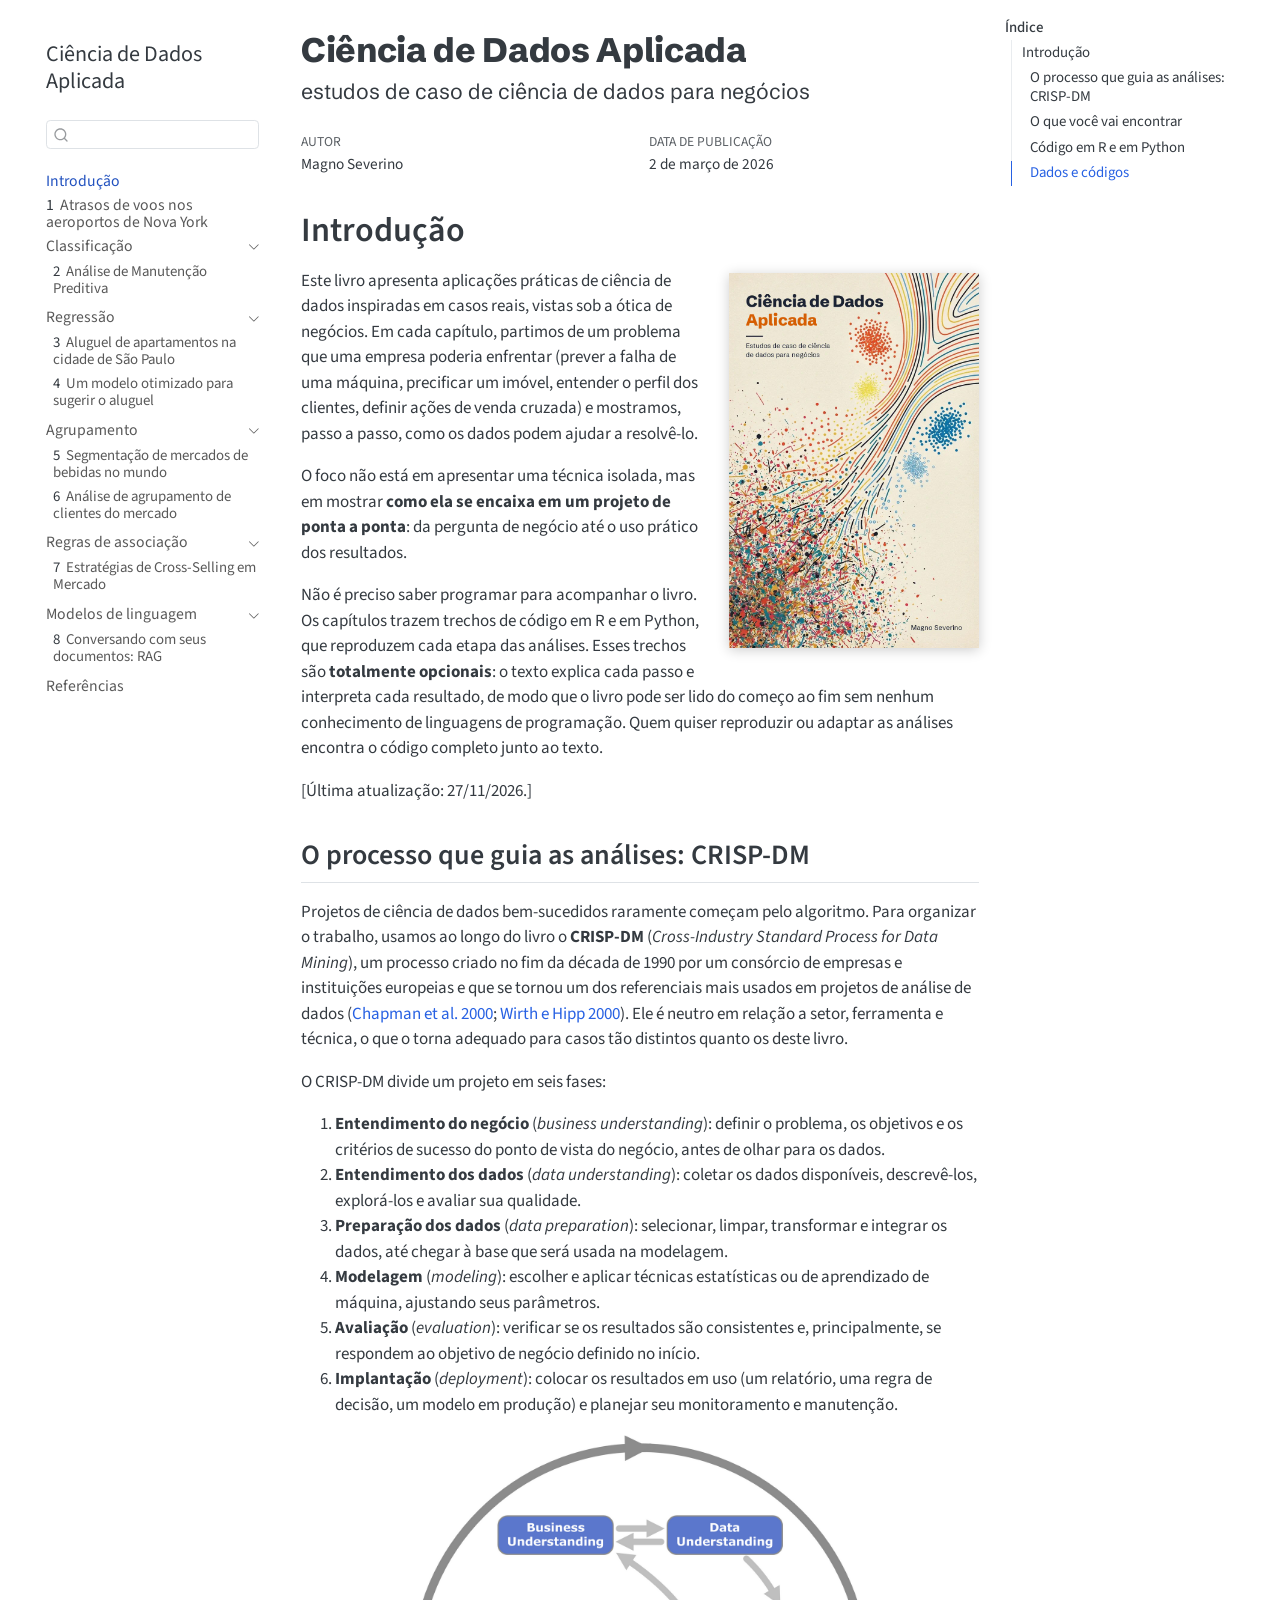
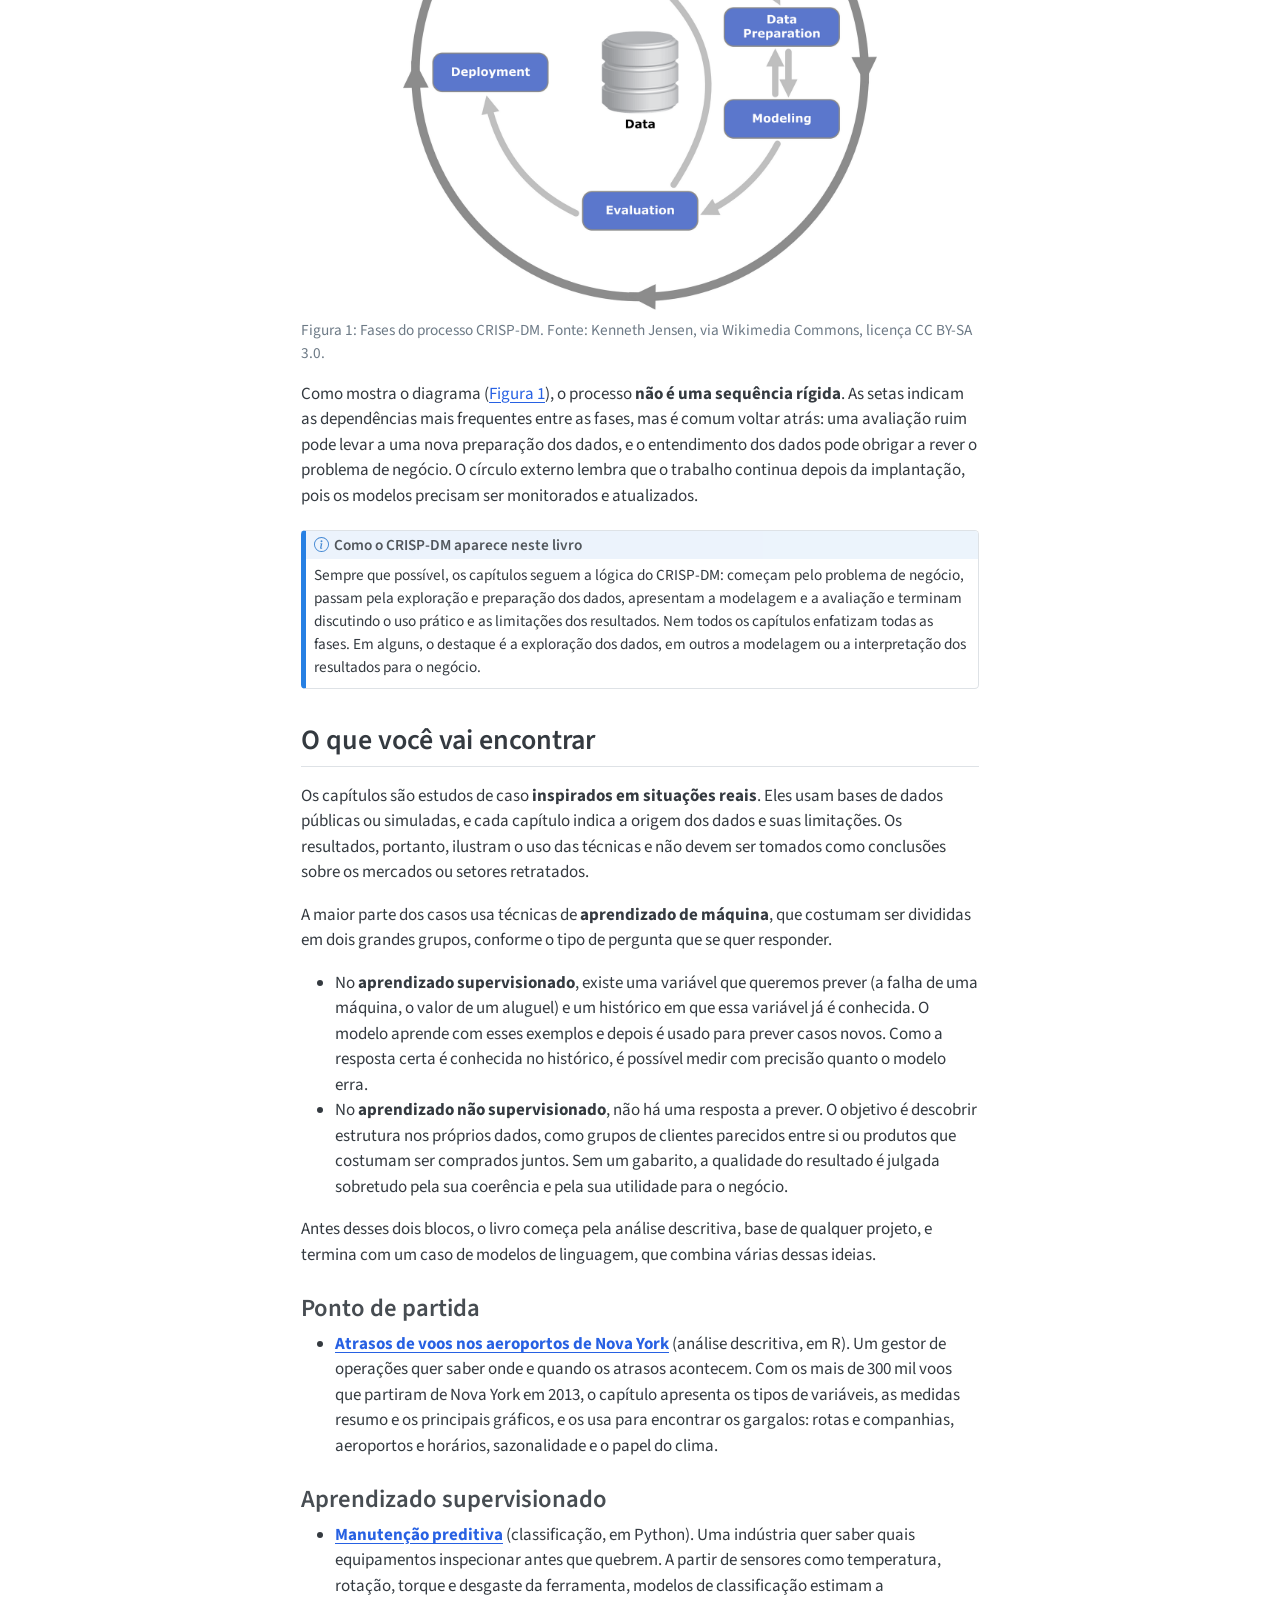
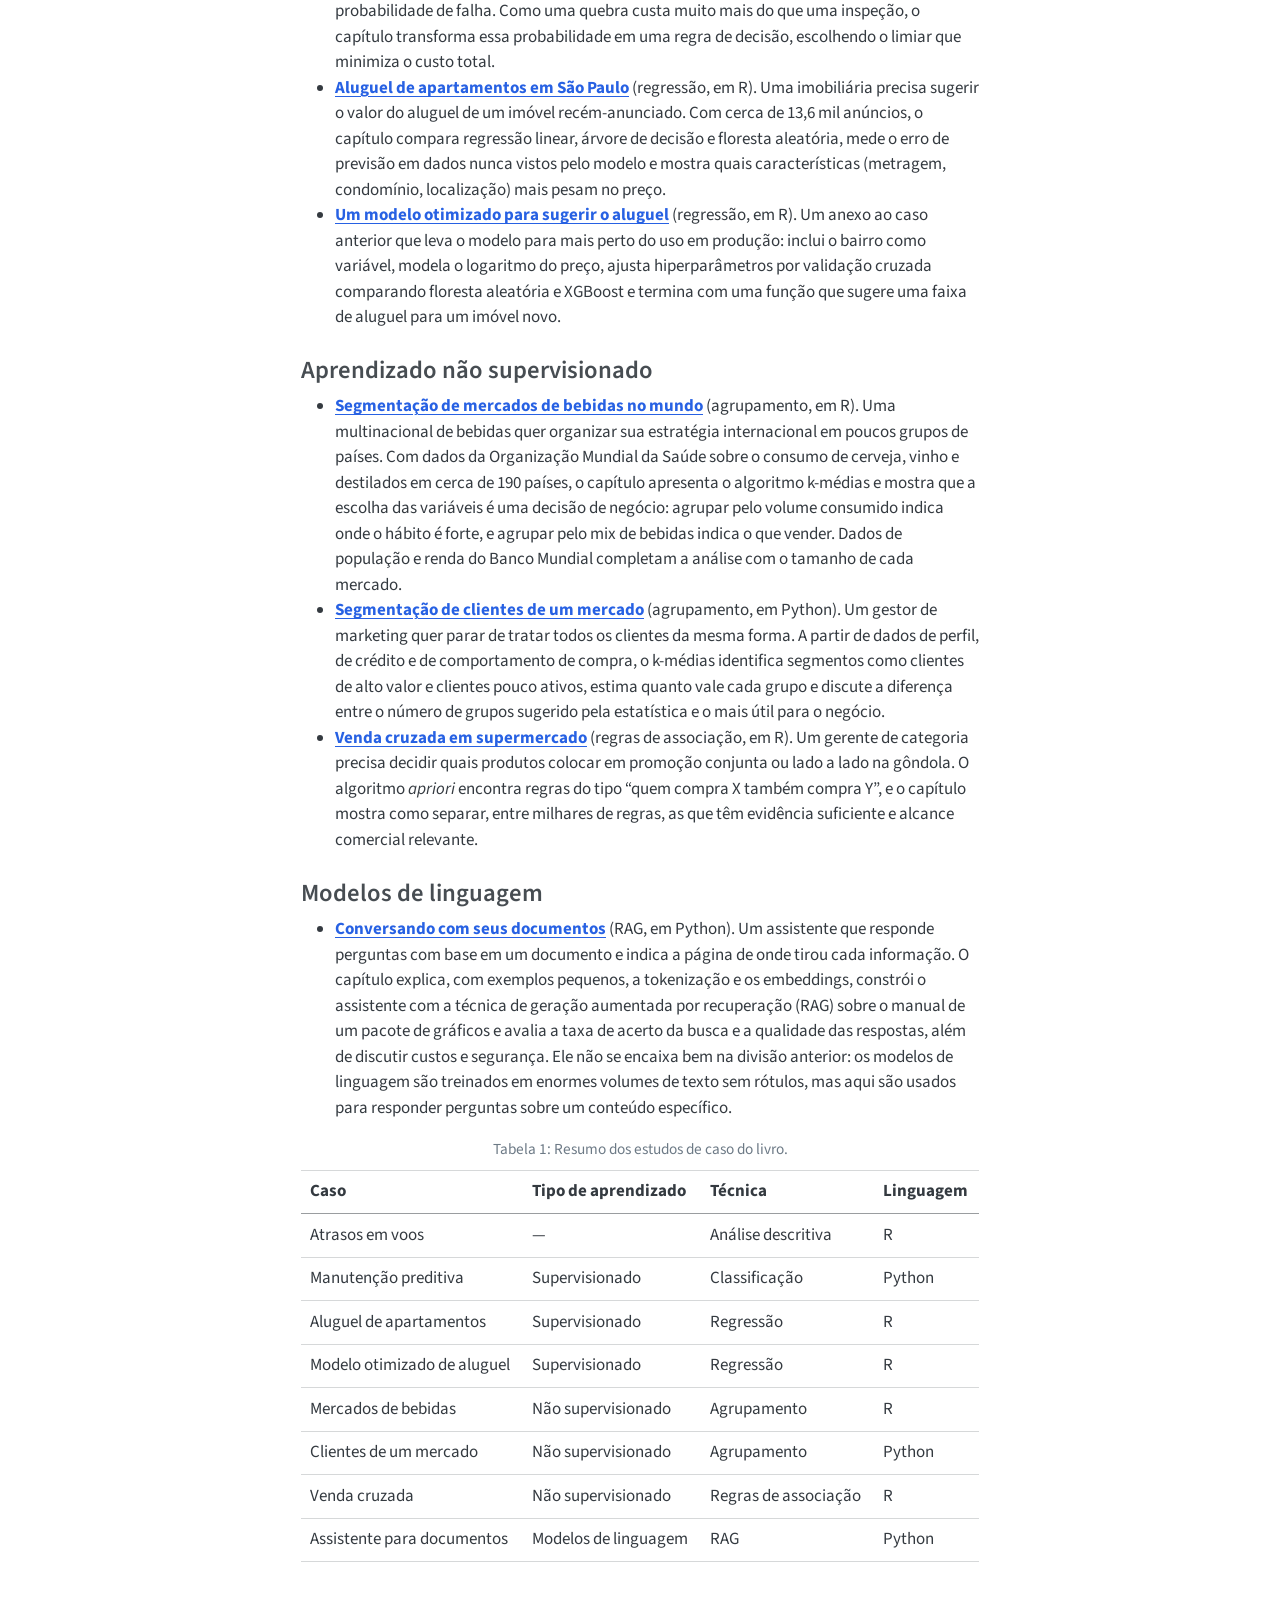
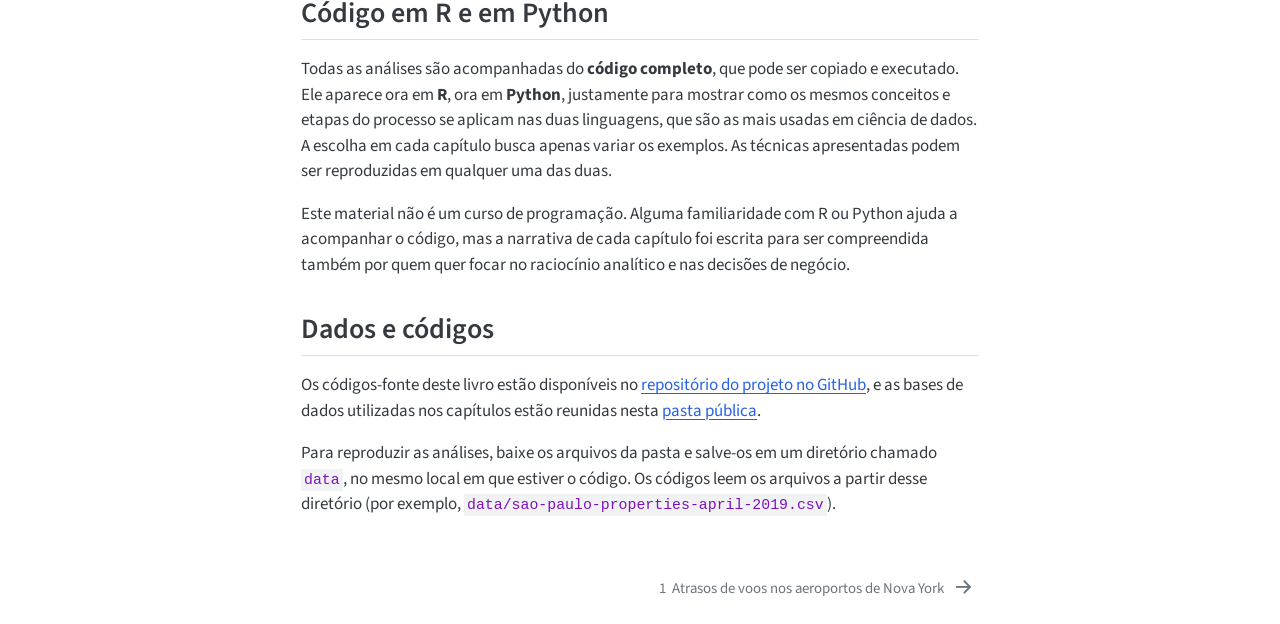
<file: _book/index.html>
<!DOCTYPE html>
<html xmlns="http://www.w3.org/1999/xhtml" lang="pt-BR" xml:lang="pt-BR"><head>

<meta charset="utf-8">
<meta name="generator" content="quarto-1.8.25">

<meta name="viewport" content="width=device-width, initial-scale=1.0, user-scalable=yes">

<meta name="author" content="Magno Severino">

<title>Ciência de Dados Aplicada</title>
<style>
code{white-space: pre-wrap;}
span.smallcaps{font-variant: small-caps;}
div.columns{display: flex; gap: min(4vw, 1.5em);}
div.column{flex: auto; overflow-x: auto;}
div.hanging-indent{margin-left: 1.5em; text-indent: -1.5em;}
ul.task-list{list-style: none;}
ul.task-list li input[type="checkbox"] {
  width: 0.8em;
  margin: 0 0.8em 0.2em -1em; /* quarto-specific, see https://github.com/quarto-dev/quarto-cli/issues/4556 */ 
  vertical-align: middle;
}
/* CSS for citations */
div.csl-bib-body { }
div.csl-entry {
  clear: both;
  margin-bottom: 0em;
}
.hanging-indent div.csl-entry {
  margin-left:2em;
  text-indent:-2em;
}
div.csl-left-margin {
  min-width:2em;
  float:left;
}
div.csl-right-inline {
  margin-left:2em;
  padding-left:1em;
}
div.csl-indent {
  margin-left: 2em;
}</style>


<script src="site_libs/quarto-nav/quarto-nav.js"></script>
<script src="site_libs/quarto-nav/headroom.min.js"></script>
<script src="site_libs/clipboard/clipboard.min.js"></script>
<script src="site_libs/quarto-search/autocomplete.umd.js"></script>
<script src="site_libs/quarto-search/fuse.min.js"></script>
<script src="site_libs/quarto-search/quarto-search.js"></script>
<meta name="quarto:offset" content="./">
<link href="./01_analise_descritiva.html" rel="next">
<script src="site_libs/quarto-html/quarto.js" type="module"></script>
<script src="site_libs/quarto-html/tabsets/tabsets.js" type="module"></script>
<script src="site_libs/quarto-html/axe/axe-check.js" type="module"></script>
<script src="site_libs/quarto-html/popper.min.js"></script>
<script src="site_libs/quarto-html/tippy.umd.min.js"></script>
<script src="site_libs/quarto-html/anchor.min.js"></script>
<link href="site_libs/quarto-html/tippy.css" rel="stylesheet">
<link href="site_libs/quarto-html/quarto-syntax-highlighting-7b89279ff1a6dce999919e0e67d4d9ec.css" rel="stylesheet" id="quarto-text-highlighting-styles">
<script src="site_libs/bootstrap/bootstrap.min.js"></script>
<link href="site_libs/bootstrap/bootstrap-icons.css" rel="stylesheet">
<link href="site_libs/bootstrap/bootstrap-70a47bd5681a7291082a5b9f83d58762.min.css" rel="stylesheet" append-hash="true" id="quarto-bootstrap" data-mode="light">
<script id="quarto-search-options" type="application/json">{
  "location": "sidebar",
  "copy-button": false,
  "collapse-after": 3,
  "panel-placement": "start",
  "type": "textbox",
  "limit": 50,
  "keyboard-shortcut": [
    "f",
    "/",
    "s"
  ],
  "show-item-context": false,
  "language": {
    "search-no-results-text": "Nenhum resultado",
    "search-matching-documents-text": "documentos correspondentes",
    "search-copy-link-title": "Copiar link para a busca",
    "search-hide-matches-text": "Esconder correspondências adicionais",
    "search-more-match-text": "mais correspondência neste documento",
    "search-more-matches-text": "mais correspondências neste documento",
    "search-clear-button-title": "Limpar",
    "search-text-placeholder": "",
    "search-detached-cancel-button-title": "Cancelar",
    "search-submit-button-title": "Enviar",
    "search-label": "Procurar"
  }
}</script>


<link rel="stylesheet" href="styles.css">
</head>

<body class="nav-sidebar floating quarto-light">

<div id="quarto-search-results"></div>
  <header id="quarto-header" class="headroom fixed-top">
  <nav class="quarto-secondary-nav">
    <div class="container-fluid d-flex">
      <button type="button" class="quarto-btn-toggle btn" data-bs-toggle="collapse" role="button" data-bs-target=".quarto-sidebar-collapse-item" aria-controls="quarto-sidebar" aria-expanded="false" aria-label="Alternar barra lateral" onclick="if (window.quartoToggleHeadroom) { window.quartoToggleHeadroom(); }">
        <i class="bi bi-layout-text-sidebar-reverse"></i>
      </button>
        <nav class="quarto-page-breadcrumbs" aria-label="breadcrumb"><ol class="breadcrumb"><li class="breadcrumb-item"><a href="./index.html">Introdução</a></li></ol></nav>
        <a class="flex-grow-1" role="navigation" data-bs-toggle="collapse" data-bs-target=".quarto-sidebar-collapse-item" aria-controls="quarto-sidebar" aria-expanded="false" aria-label="Alternar barra lateral" onclick="if (window.quartoToggleHeadroom) { window.quartoToggleHeadroom(); }">      
        </a>
      <button type="button" class="btn quarto-search-button" aria-label="Procurar" onclick="window.quartoOpenSearch();">
        <i class="bi bi-search"></i>
      </button>
    </div>
  </nav>
</header>
<!-- content -->
<div id="quarto-content" class="quarto-container page-columns page-rows-contents page-layout-article">
<!-- sidebar -->
  <nav id="quarto-sidebar" class="sidebar collapse collapse-horizontal quarto-sidebar-collapse-item sidebar-navigation floating overflow-auto">
    <div class="pt-lg-2 mt-2 text-left sidebar-header sidebar-header-stacked">
      <a href="./index.html" class="sidebar-logo-link">
      </a>
    <div class="sidebar-title mb-0 py-0">
      <a href="./">Ciência de Dados Aplicada</a> 
    </div>
      </div>
        <div class="mt-2 flex-shrink-0 align-items-center">
        <div class="sidebar-search">
        <div id="quarto-search" class="" title="Procurar"></div>
        </div>
        </div>
    <div class="sidebar-menu-container"> 
    <ul class="list-unstyled mt-1">
        <li class="sidebar-item">
  <div class="sidebar-item-container"> 
  <a href="./index.html" class="sidebar-item-text sidebar-link active">
 <span class="menu-text">Introdução</span></a>
  </div>
</li>
        <li class="sidebar-item">
  <div class="sidebar-item-container"> 
  <a href="./01_analise_descritiva.html" class="sidebar-item-text sidebar-link">
 <span class="menu-text"><span class="chapter-number">1</span>&nbsp; <span class="chapter-title">Atrasos de voos nos aeroportos de Nova York</span></span></a>
  </div>
</li>
        <li class="sidebar-item sidebar-item-section">
      <div class="sidebar-item-container"> 
            <a class="sidebar-item-text sidebar-link text-start" data-bs-toggle="collapse" data-bs-target="#quarto-sidebar-section-1" role="navigation" aria-expanded="true">
 <span class="menu-text">Classificação</span></a>
          <a class="sidebar-item-toggle text-start" data-bs-toggle="collapse" data-bs-target="#quarto-sidebar-section-1" role="navigation" aria-expanded="true" aria-label="Alternar seção">
            <i class="bi bi-chevron-right ms-2"></i>
          </a> 
      </div>
      <ul id="quarto-sidebar-section-1" class="collapse list-unstyled sidebar-section depth1 show">  
          <li class="sidebar-item">
  <div class="sidebar-item-container"> 
  <a href="./02_classificacao_manutencao_preventiva.html" class="sidebar-item-text sidebar-link">
 <span class="menu-text"><span class="chapter-number">2</span>&nbsp; <span class="chapter-title">Análise de Manutenção Preditiva</span></span></a>
  </div>
</li>
      </ul>
  </li>
        <li class="sidebar-item sidebar-item-section">
      <div class="sidebar-item-container"> 
            <a class="sidebar-item-text sidebar-link text-start" data-bs-toggle="collapse" data-bs-target="#quarto-sidebar-section-2" role="navigation" aria-expanded="true">
 <span class="menu-text">Regressão</span></a>
          <a class="sidebar-item-toggle text-start" data-bs-toggle="collapse" data-bs-target="#quarto-sidebar-section-2" role="navigation" aria-expanded="true" aria-label="Alternar seção">
            <i class="bi bi-chevron-right ms-2"></i>
          </a> 
      </div>
      <ul id="quarto-sidebar-section-2" class="collapse list-unstyled sidebar-section depth1 show">  
          <li class="sidebar-item">
  <div class="sidebar-item-container"> 
  <a href="./03_regressao.html" class="sidebar-item-text sidebar-link">
 <span class="menu-text"><span class="chapter-number">3</span>&nbsp; <span class="chapter-title">Aluguel de apartamentos na cidade de São Paulo</span></span></a>
  </div>
</li>
          <li class="sidebar-item">
  <div class="sidebar-item-container"> 
  <a href="./03a_anexo_regressao.html" class="sidebar-item-text sidebar-link">
 <span class="menu-text"><span class="chapter-number">4</span>&nbsp; <span class="chapter-title">Um modelo otimizado para sugerir o aluguel</span></span></a>
  </div>
</li>
      </ul>
  </li>
        <li class="sidebar-item sidebar-item-section">
      <div class="sidebar-item-container"> 
            <a class="sidebar-item-text sidebar-link text-start" data-bs-toggle="collapse" data-bs-target="#quarto-sidebar-section-3" role="navigation" aria-expanded="true">
 <span class="menu-text">Agrupamento</span></a>
          <a class="sidebar-item-toggle text-start" data-bs-toggle="collapse" data-bs-target="#quarto-sidebar-section-3" role="navigation" aria-expanded="true" aria-label="Alternar seção">
            <i class="bi bi-chevron-right ms-2"></i>
          </a> 
      </div>
      <ul id="quarto-sidebar-section-3" class="collapse list-unstyled sidebar-section depth1 show">  
          <li class="sidebar-item">
  <div class="sidebar-item-container"> 
  <a href="./04_cluster_538.html" class="sidebar-item-text sidebar-link">
 <span class="menu-text"><span class="chapter-number">5</span>&nbsp; <span class="chapter-title">Segmentação de mercados de bebidas no mundo</span></span></a>
  </div>
</li>
          <li class="sidebar-item">
  <div class="sidebar-item-container"> 
  <a href="./05_cluster_pda.html" class="sidebar-item-text sidebar-link">
 <span class="menu-text"><span class="chapter-number">6</span>&nbsp; <span class="chapter-title">Análise de agrupamento de clientes do mercado</span></span></a>
  </div>
</li>
      </ul>
  </li>
        <li class="sidebar-item sidebar-item-section">
      <div class="sidebar-item-container"> 
            <a class="sidebar-item-text sidebar-link text-start" data-bs-toggle="collapse" data-bs-target="#quarto-sidebar-section-4" role="navigation" aria-expanded="true">
 <span class="menu-text">Regras de associação</span></a>
          <a class="sidebar-item-toggle text-start" data-bs-toggle="collapse" data-bs-target="#quarto-sidebar-section-4" role="navigation" aria-expanded="true" aria-label="Alternar seção">
            <i class="bi bi-chevron-right ms-2"></i>
          </a> 
      </div>
      <ul id="quarto-sidebar-section-4" class="collapse list-unstyled sidebar-section depth1 show">  
          <li class="sidebar-item">
  <div class="sidebar-item-container"> 
  <a href="./06_groceries.html" class="sidebar-item-text sidebar-link">
 <span class="menu-text"><span class="chapter-number">7</span>&nbsp; <span class="chapter-title">Estratégias de Cross-Selling em Mercado</span></span></a>
  </div>
</li>
      </ul>
  </li>
        <li class="sidebar-item sidebar-item-section">
      <div class="sidebar-item-container"> 
            <a class="sidebar-item-text sidebar-link text-start" data-bs-toggle="collapse" data-bs-target="#quarto-sidebar-section-5" role="navigation" aria-expanded="true">
 <span class="menu-text">Modelos de linguagem</span></a>
          <a class="sidebar-item-toggle text-start" data-bs-toggle="collapse" data-bs-target="#quarto-sidebar-section-5" role="navigation" aria-expanded="true" aria-label="Alternar seção">
            <i class="bi bi-chevron-right ms-2"></i>
          </a> 
      </div>
      <ul id="quarto-sidebar-section-5" class="collapse list-unstyled sidebar-section depth1 show">  
          <li class="sidebar-item">
  <div class="sidebar-item-container"> 
  <a href="./07_rag.html" class="sidebar-item-text sidebar-link">
 <span class="menu-text"><span class="chapter-number">8</span>&nbsp; <span class="chapter-title">Conversando com seus documentos: RAG</span></span></a>
  </div>
</li>
      </ul>
  </li>
        <li class="sidebar-item">
  <div class="sidebar-item-container"> 
  <a href="./references.html" class="sidebar-item-text sidebar-link">
 <span class="menu-text">Referências</span></a>
  </div>
</li>
    </ul>
    </div>
</nav>
<div id="quarto-sidebar-glass" class="quarto-sidebar-collapse-item" data-bs-toggle="collapse" data-bs-target=".quarto-sidebar-collapse-item"></div>
<!-- margin-sidebar -->
    <div id="quarto-margin-sidebar" class="sidebar margin-sidebar">
        <nav id="TOC" role="doc-toc" class="toc-active">
    <h2 id="toc-title">Índice</h2>
   
  <ul>
  <li><a href="#introdução" id="toc-introdução" class="nav-link active" data-scroll-target="#introdução">Introdução</a>
  <ul class="collapse">
  <li><a href="#o-processo-que-guia-as-análises-crisp-dm" id="toc-o-processo-que-guia-as-análises-crisp-dm" class="nav-link" data-scroll-target="#o-processo-que-guia-as-análises-crisp-dm">O processo que guia as análises: CRISP-DM</a></li>
  <li><a href="#o-que-você-vai-encontrar" id="toc-o-que-você-vai-encontrar" class="nav-link" data-scroll-target="#o-que-você-vai-encontrar">O que você vai encontrar</a>
  <ul class="collapse">
  <li><a href="#ponto-de-partida" id="toc-ponto-de-partida" class="nav-link" data-scroll-target="#ponto-de-partida">Ponto de partida</a></li>
  <li><a href="#aprendizado-supervisionado" id="toc-aprendizado-supervisionado" class="nav-link" data-scroll-target="#aprendizado-supervisionado">Aprendizado supervisionado</a></li>
  <li><a href="#aprendizado-não-supervisionado" id="toc-aprendizado-não-supervisionado" class="nav-link" data-scroll-target="#aprendizado-não-supervisionado">Aprendizado não supervisionado</a></li>
  <li><a href="#modelos-de-linguagem" id="toc-modelos-de-linguagem" class="nav-link" data-scroll-target="#modelos-de-linguagem">Modelos de linguagem</a></li>
  </ul></li>
  <li><a href="#código-em-r-e-em-python" id="toc-código-em-r-e-em-python" class="nav-link" data-scroll-target="#código-em-r-e-em-python">Código em R e em Python</a></li>
  <li><a href="#sec-dados" id="toc-sec-dados" class="nav-link" data-scroll-target="#sec-dados">Dados e códigos</a></li>
  </ul></li>
  </ul>
</nav>
    </div>
<!-- main -->
<main class="content" id="quarto-document-content">

<header id="title-block-header" class="quarto-title-block default">
<div class="quarto-title">
<h1 class="title">Ciência de Dados Aplicada</h1>
<p class="subtitle lead">estudos de caso de ciência de dados para negócios</p>
</div>



<div class="quarto-title-meta">

    <div>
    <div class="quarto-title-meta-heading">Autor</div>
    <div class="quarto-title-meta-contents">
             <p>Magno Severino </p>
          </div>
  </div>
    
    <div>
    <div class="quarto-title-meta-heading">Data de Publicação</div>
    <div class="quarto-title-meta-contents">
      <p class="date">2 de março de 2026</p>
    </div>
  </div>
  
    
  </div>
  


</header>


<section id="introdução" class="level1 unnumbered">
<h1 class="unnumbered">Introdução</h1>
<p><img src="images/capa.jpg" class="capa-livro img-fluid" alt="Capa do livro Ciência de Dados Aplicada, de Magno Severino: no canto inferior esquerdo, uma explosão caótica de pontos e traços coloridos que, rumo ao canto superior direito, se organiza em linhas paralelas e em quatro grupos circulares de pontos."></p>
<p>Este livro apresenta aplicações práticas de ciência de dados inspiradas em casos reais, vistas sob a ótica de negócios. Em cada capítulo, partimos de um problema que uma empresa poderia enfrentar (prever a falha de uma máquina, precificar um imóvel, entender o perfil dos clientes, definir ações de venda cruzada) e mostramos, passo a passo, como os dados podem ajudar a resolvê-lo.</p>
<p>O foco não está em apresentar uma técnica isolada, mas em mostrar <strong>como ela se encaixa em um projeto de ponta a ponta</strong>: da pergunta de negócio até o uso prático dos resultados.</p>
<p>Não é preciso saber programar para acompanhar o livro. Os capítulos trazem trechos de código em R e em Python, que reproduzem cada etapa das análises. Esses trechos são <strong>totalmente opcionais</strong>: o texto explica cada passo e interpreta cada resultado, de modo que o livro pode ser lido do começo ao fim sem nenhum conhecimento de linguagens de programação. Quem quiser reproduzir ou adaptar as análises encontra o código completo junto ao texto.</p>
<p>[Última atualização: <span id="data-atualizacao">27/11/2026</span>.]</p>
<section id="o-processo-que-guia-as-análises-crisp-dm" class="level2">
<h2 class="anchored" data-anchor-id="o-processo-que-guia-as-análises-crisp-dm">O processo que guia as análises: CRISP-DM</h2>
<p>Projetos de ciência de dados bem-sucedidos raramente começam pelo algoritmo. Para organizar o trabalho, usamos ao longo do livro o <strong>CRISP-DM</strong> (<em>Cross-Industry Standard Process for Data Mining</em>), um processo criado no fim da década de 1990 por um consórcio de empresas e instituições europeias e que se tornou um dos referenciais mais usados em projetos de análise de dados <span class="citation" data-cites="chapman2000crispdm wirth2000crispdm">(<a href="references.html#ref-chapman2000crispdm" role="doc-biblioref">Chapman et al. 2000</a>; <a href="references.html#ref-wirth2000crispdm" role="doc-biblioref">Wirth e Hipp 2000</a>)</span>. Ele é neutro em relação a setor, ferramenta e técnica, o que o torna adequado para casos tão distintos quanto os deste livro.</p>
<p>O CRISP-DM divide um projeto em seis fases:</p>
<ol type="1">
<li><strong>Entendimento do negócio</strong> (<em>business understanding</em>): definir o problema, os objetivos e os critérios de sucesso do ponto de vista do negócio, antes de olhar para os dados.</li>
<li><strong>Entendimento dos dados</strong> (<em>data understanding</em>): coletar os dados disponíveis, descrevê-los, explorá-los e avaliar sua qualidade.</li>
<li><strong>Preparação dos dados</strong> (<em>data preparation</em>): selecionar, limpar, transformar e integrar os dados, até chegar à base que será usada na modelagem.</li>
<li><strong>Modelagem</strong> (<em>modeling</em>): escolher e aplicar técnicas estatísticas ou de aprendizado de máquina, ajustando seus parâmetros.</li>
<li><strong>Avaliação</strong> (<em>evaluation</em>): verificar se os resultados são consistentes e, principalmente, se respondem ao objetivo de negócio definido no início.</li>
<li><strong>Implantação</strong> (<em>deployment</em>): colocar os resultados em uso (um relatório, uma regra de decisão, um modelo em produção) e planejar seu monitoramento e manutenção.</li>
</ol>
<div id="fig-crispdm" class="quarto-float quarto-figure quarto-figure-center anchored" alt="Diagrama circular do CRISP-DM, com as fases Entendimento do negócio, Entendimento dos dados, Preparação dos dados, Modelagem, Avaliação e Implantação, ao redor dos dados.">
<figure class="quarto-float quarto-float-fig figure">
<div aria-describedby="fig-crispdm-caption-0ceaefa1-69ba-4598-a22c-09a6ac19f8ca">
<img src="images/crisp-dm.png" class="img-fluid figure-img" style="width:70.0%" alt="Diagrama circular do CRISP-DM, com as fases Entendimento do negócio, Entendimento dos dados, Preparação dos dados, Modelagem, Avaliação e Implantação, ao redor dos dados.">
</div>
<figcaption class="quarto-float-caption-bottom quarto-float-caption quarto-float-fig" id="fig-crispdm-caption-0ceaefa1-69ba-4598-a22c-09a6ac19f8ca">
Figura&nbsp;1: Fases do processo CRISP-DM. Fonte: Kenneth Jensen, via Wikimedia Commons, licença CC BY-SA 3.0.
</figcaption>
</figure>
</div>
<p>Como mostra o diagrama (<a href="#fig-crispdm" class="quarto-xref">Figura&nbsp;<span>1</span></a>), o processo <strong>não é uma sequência rígida</strong>. As setas indicam as dependências mais frequentes entre as fases, mas é comum voltar atrás: uma avaliação ruim pode levar a uma nova preparação dos dados, e o entendimento dos dados pode obrigar a rever o problema de negócio. O círculo externo lembra que o trabalho continua depois da implantação, pois os modelos precisam ser monitorados e atualizados.</p>
<div class="callout callout-style-default callout-note callout-titled" title="Como o CRISP-DM aparece neste livro">
<div class="callout-header d-flex align-content-center">
<div class="callout-icon-container">
<i class="callout-icon"></i>
</div>
<div class="callout-title-container flex-fill">
<span class="screen-reader-only">Nota</span>Como o CRISP-DM aparece neste livro
</div>
</div>
<div class="callout-body-container callout-body">
<p>Sempre que possível, os capítulos seguem a lógica do CRISP-DM: começam pelo problema de negócio, passam pela exploração e preparação dos dados, apresentam a modelagem e a avaliação e terminam discutindo o uso prático e as limitações dos resultados. Nem todos os capítulos enfatizam todas as fases. Em alguns, o destaque é a exploração dos dados, em outros a modelagem ou a interpretação dos resultados para o negócio.</p>
</div>
</div>
</section>
<section id="o-que-você-vai-encontrar" class="level2">
<h2 class="anchored" data-anchor-id="o-que-você-vai-encontrar">O que você vai encontrar</h2>
<p>Os capítulos são estudos de caso <strong>inspirados em situações reais</strong>. Eles usam bases de dados públicas ou simuladas, e cada capítulo indica a origem dos dados e suas limitações. Os resultados, portanto, ilustram o uso das técnicas e não devem ser tomados como conclusões sobre os mercados ou setores retratados.</p>
<p>A maior parte dos casos usa técnicas de <strong>aprendizado de máquina</strong>, que costumam ser divididas em dois grandes grupos, conforme o tipo de pergunta que se quer responder.</p>
<ul>
<li>No <strong>aprendizado supervisionado</strong>, existe uma variável que queremos prever (a falha de uma máquina, o valor de um aluguel) e um histórico em que essa variável já é conhecida. O modelo aprende com esses exemplos e depois é usado para prever casos novos. Como a resposta certa é conhecida no histórico, é possível medir com precisão quanto o modelo erra.</li>
<li>No <strong>aprendizado não supervisionado</strong>, não há uma resposta a prever. O objetivo é descobrir estrutura nos próprios dados, como grupos de clientes parecidos entre si ou produtos que costumam ser comprados juntos. Sem um gabarito, a qualidade do resultado é julgada sobretudo pela sua coerência e pela sua utilidade para o negócio.</li>
</ul>
<p>Antes desses dois blocos, o livro começa pela análise descritiva, base de qualquer projeto, e termina com um caso de modelos de linguagem, que combina várias dessas ideias.</p>
<section id="ponto-de-partida" class="level3">
<h3 class="anchored" data-anchor-id="ponto-de-partida">Ponto de partida</h3>
<ul>
<li><a href="./01_analise_descritiva.html"><strong>Atrasos de voos nos aeroportos de Nova York</strong></a> (análise descritiva, em R). Um gestor de operações quer saber onde e quando os atrasos acontecem. Com os mais de 300 mil voos que partiram de Nova York em 2013, o capítulo apresenta os tipos de variáveis, as medidas resumo e os principais gráficos, e os usa para encontrar os gargalos: rotas e companhias, aeroportos e horários, sazonalidade e o papel do clima.</li>
</ul>
</section>
<section id="aprendizado-supervisionado" class="level3">
<h3 class="anchored" data-anchor-id="aprendizado-supervisionado">Aprendizado supervisionado</h3>
<ul>
<li><a href="./02_classificacao_manutencao_preventiva.html"><strong>Manutenção preditiva</strong></a> (classificação, em Python). Uma indústria quer saber quais equipamentos inspecionar antes que quebrem. A partir de sensores como temperatura, rotação, torque e desgaste da ferramenta, modelos de classificação estimam a probabilidade de falha. Como uma quebra custa muito mais do que uma inspeção, o capítulo transforma essa probabilidade em uma regra de decisão, escolhendo o limiar que minimiza o custo total.</li>
<li><a href="./03_regressao.html"><strong>Aluguel de apartamentos em São Paulo</strong></a> (regressão, em R). Uma imobiliária precisa sugerir o valor do aluguel de um imóvel recém-anunciado. Com cerca de 13,6 mil anúncios, o capítulo compara regressão linear, árvore de decisão e floresta aleatória, mede o erro de previsão em dados nunca vistos pelo modelo e mostra quais características (metragem, condomínio, localização) mais pesam no preço.</li>
<li><a href="./03a_anexo_regressao.html"><strong>Um modelo otimizado para sugerir o aluguel</strong></a> (regressão, em R). Um anexo ao caso anterior que leva o modelo para mais perto do uso em produção: inclui o bairro como variável, modela o logaritmo do preço, ajusta hiperparâmetros por validação cruzada comparando floresta aleatória e XGBoost e termina com uma função que sugere uma faixa de aluguel para um imóvel novo.</li>
</ul>
</section>
<section id="aprendizado-não-supervisionado" class="level3">
<h3 class="anchored" data-anchor-id="aprendizado-não-supervisionado">Aprendizado não supervisionado</h3>
<ul>
<li><a href="./04_cluster_538.html"><strong>Segmentação de mercados de bebidas no mundo</strong></a> (agrupamento, em R). Uma multinacional de bebidas quer organizar sua estratégia internacional em poucos grupos de países. Com dados da Organização Mundial da Saúde sobre o consumo de cerveja, vinho e destilados em cerca de 190 países, o capítulo apresenta o algoritmo k-médias e mostra que a escolha das variáveis é uma decisão de negócio: agrupar pelo volume consumido indica onde o hábito é forte, e agrupar pelo mix de bebidas indica o que vender. Dados de população e renda do Banco Mundial completam a análise com o tamanho de cada mercado.</li>
<li><a href="./05_cluster_pda.html"><strong>Segmentação de clientes de um mercado</strong></a> (agrupamento, em Python). Um gestor de marketing quer parar de tratar todos os clientes da mesma forma. A partir de dados de perfil, de crédito e de comportamento de compra, o k-médias identifica segmentos como clientes de alto valor e clientes pouco ativos, estima quanto vale cada grupo e discute a diferença entre o número de grupos sugerido pela estatística e o mais útil para o negócio.</li>
<li><a href="./06_groceries.html"><strong>Venda cruzada em supermercado</strong></a> (regras de associação, em R). Um gerente de categoria precisa decidir quais produtos colocar em promoção conjunta ou lado a lado na gôndola. O algoritmo <em>apriori</em> encontra regras do tipo “quem compra X também compra Y”, e o capítulo mostra como separar, entre milhares de regras, as que têm evidência suficiente e alcance comercial relevante.</li>
</ul>
</section>
<section id="modelos-de-linguagem" class="level3">
<h3 class="anchored" data-anchor-id="modelos-de-linguagem">Modelos de linguagem</h3>
<ul>
<li><a href="./07_rag.html"><strong>Conversando com seus documentos</strong></a> (RAG, em Python). Um assistente que responde perguntas com base em um documento e indica a página de onde tirou cada informação. O capítulo explica, com exemplos pequenos, a tokenização e os embeddings, constrói o assistente com a técnica de geração aumentada por recuperação (RAG) sobre o manual de um pacote de gráficos e avalia a taxa de acerto da busca e a qualidade das respostas, além de discutir custos e segurança. Ele não se encaixa bem na divisão anterior: os modelos de linguagem são treinados em enormes volumes de texto sem rótulos, mas aqui são usados para responder perguntas sobre um conteúdo específico.</li>
</ul>
<div id="tbl-casos" class="quarto-float quarto-figure quarto-figure-center anchored">
<figure class="quarto-float quarto-float-tbl figure">
<figcaption class="quarto-float-caption-top quarto-float-caption quarto-float-tbl" id="tbl-casos-caption-0ceaefa1-69ba-4598-a22c-09a6ac19f8ca">
Tabela&nbsp;1: Resumo dos estudos de caso do livro.
</figcaption>
<div aria-describedby="tbl-casos-caption-0ceaefa1-69ba-4598-a22c-09a6ac19f8ca">
<table class="caption-top table">
<thead>
<tr class="header">
<th style="text-align: left;">Caso</th>
<th style="text-align: left;">Tipo de aprendizado</th>
<th style="text-align: left;">Técnica</th>
<th style="text-align: left;">Linguagem</th>
</tr>
</thead>
<tbody>
<tr class="odd">
<td style="text-align: left;">Atrasos em voos</td>
<td style="text-align: left;">—</td>
<td style="text-align: left;">Análise descritiva</td>
<td style="text-align: left;">R</td>
</tr>
<tr class="even">
<td style="text-align: left;">Manutenção preditiva</td>
<td style="text-align: left;">Supervisionado</td>
<td style="text-align: left;">Classificação</td>
<td style="text-align: left;">Python</td>
</tr>
<tr class="odd">
<td style="text-align: left;">Aluguel de apartamentos</td>
<td style="text-align: left;">Supervisionado</td>
<td style="text-align: left;">Regressão</td>
<td style="text-align: left;">R</td>
</tr>
<tr class="even">
<td style="text-align: left;">Modelo otimizado de aluguel</td>
<td style="text-align: left;">Supervisionado</td>
<td style="text-align: left;">Regressão</td>
<td style="text-align: left;">R</td>
</tr>
<tr class="odd">
<td style="text-align: left;">Mercados de bebidas</td>
<td style="text-align: left;">Não supervisionado</td>
<td style="text-align: left;">Agrupamento</td>
<td style="text-align: left;">R</td>
</tr>
<tr class="even">
<td style="text-align: left;">Clientes de um mercado</td>
<td style="text-align: left;">Não supervisionado</td>
<td style="text-align: left;">Agrupamento</td>
<td style="text-align: left;">Python</td>
</tr>
<tr class="odd">
<td style="text-align: left;">Venda cruzada</td>
<td style="text-align: left;">Não supervisionado</td>
<td style="text-align: left;">Regras de associação</td>
<td style="text-align: left;">R</td>
</tr>
<tr class="even">
<td style="text-align: left;">Assistente para documentos</td>
<td style="text-align: left;">Modelos de linguagem</td>
<td style="text-align: left;">RAG</td>
<td style="text-align: left;">Python</td>
</tr>
</tbody>
</table>
</div>
</figure>
</div>
</section>
</section>
<section id="código-em-r-e-em-python" class="level2">
<h2 class="anchored" data-anchor-id="código-em-r-e-em-python">Código em R e em Python</h2>
<p>Todas as análises são acompanhadas do <strong>código completo</strong>, que pode ser copiado e executado. Ele aparece ora em <strong>R</strong>, ora em <strong>Python</strong>, justamente para mostrar como os mesmos conceitos e etapas do processo se aplicam nas duas linguagens, que são as mais usadas em ciência de dados. A escolha em cada capítulo busca apenas variar os exemplos. As técnicas apresentadas podem ser reproduzidas em qualquer uma das duas.</p>
<p>Este material não é um curso de programação. Alguma familiaridade com R ou Python ajuda a acompanhar o código, mas a narrativa de cada capítulo foi escrita para ser compreendida também por quem quer focar no raciocínio analítico e nas decisões de negócio.</p>
</section>
<section id="sec-dados" class="level2">
<h2 class="anchored" data-anchor-id="sec-dados">Dados e códigos</h2>
<p>Os códigos-fonte deste livro estão disponíveis no <a href="https://github.com/magnotairone/aplicacoes">repositório do projeto no GitHub</a>, e as bases de dados utilizadas nos capítulos estão reunidas nesta <a href="https://tinyurl.com/3f8ez3hz">pasta pública</a>.</p>
<p>Para reproduzir as análises, baixe os arquivos da pasta e salve-os em um diretório chamado <code>data</code>, no mesmo local em que estiver o código. Os códigos leem os arquivos a partir desse diretório (por exemplo, <code>data/sao-paulo-properties-april-2019.csv</code>).</p>
<!-- ## Referências desta introdução -->
<!-- O CRISP-DM é descrito em detalhe no guia original [@chapman2000crispdm]. Para uma leitura voltada a gestores e profissionais de negócio, que usa o mesmo raciocínio de ligar problema de negócio, dados e decisão, veja @provost2013data. -->


<div id="refs" class="references csl-bib-body hanging-indent" data-entry-spacing="0" role="list" style="display: none">
<div id="ref-chapman2000crispdm" class="csl-entry" role="listitem">
Chapman, Pete, Julian Clinton, Randy Kerber, Thomas Khabaza, Thomas Reinartz, Colin Shearer, e Rüdiger Wirth. 2000. <span>“<span>CRISP-DM</span> 1.0: Step-by-step data mining guide”</span>. SPSS Inc.
</div>
<div id="ref-wirth2000crispdm" class="csl-entry" role="listitem">
Wirth, Rüdiger, e Jochen Hipp. 2000. <span>“<span>CRISP-DM</span>: Towards a standard process model for data mining”</span>. Em <em>Proceedings of the 4th International Conference on the Practical Applications of Knowledge Discovery and Data Mining</em>, 29–39.
</div>
</div>
</section>
</section>

</main> <!-- /main -->
<script id="quarto-html-after-body" type="application/javascript">
  window.document.addEventListener("DOMContentLoaded", function (event) {
    const icon = "";
    const anchorJS = new window.AnchorJS();
    anchorJS.options = {
      placement: 'right',
      icon: icon
    };
    anchorJS.add('.anchored');
    const isCodeAnnotation = (el) => {
      for (const clz of el.classList) {
        if (clz.startsWith('code-annotation-')) {                     
          return true;
        }
      }
      return false;
    }
    const onCopySuccess = function(e) {
      // button target
      const button = e.trigger;
      // don't keep focus
      button.blur();
      // flash "checked"
      button.classList.add('code-copy-button-checked');
      var currentTitle = button.getAttribute("title");
      button.setAttribute("title", "Copiada");
      let tooltip;
      if (window.bootstrap) {
        button.setAttribute("data-bs-toggle", "tooltip");
        button.setAttribute("data-bs-placement", "left");
        button.setAttribute("data-bs-title", "Copiada");
        tooltip = new bootstrap.Tooltip(button, 
          { trigger: "manual", 
            customClass: "code-copy-button-tooltip",
            offset: [0, -8]});
        tooltip.show();    
      }
      setTimeout(function() {
        if (tooltip) {
          tooltip.hide();
          button.removeAttribute("data-bs-title");
          button.removeAttribute("data-bs-toggle");
          button.removeAttribute("data-bs-placement");
        }
        button.setAttribute("title", currentTitle);
        button.classList.remove('code-copy-button-checked');
      }, 1000);
      // clear code selection
      e.clearSelection();
    }
    const getTextToCopy = function(trigger) {
      const outerScaffold = trigger.parentElement.cloneNode(true);
      const codeEl = outerScaffold.querySelector('code');
      for (const childEl of codeEl.children) {
        if (isCodeAnnotation(childEl)) {
          childEl.remove();
        }
      }
      return codeEl.innerText;
    }
    const clipboard = new window.ClipboardJS('.code-copy-button:not([data-in-quarto-modal])', {
      text: getTextToCopy
    });
    clipboard.on('success', onCopySuccess);
    if (window.document.getElementById('quarto-embedded-source-code-modal')) {
      const clipboardModal = new window.ClipboardJS('.code-copy-button[data-in-quarto-modal]', {
        text: getTextToCopy,
        container: window.document.getElementById('quarto-embedded-source-code-modal')
      });
      clipboardModal.on('success', onCopySuccess);
    }
      var localhostRegex = new RegExp(/^(?:http|https):\/\/localhost\:?[0-9]*\//);
      var mailtoRegex = new RegExp(/^mailto:/);
        var filterRegex = new RegExp('/' + window.location.host + '/');
      var isInternal = (href) => {
          return filterRegex.test(href) || localhostRegex.test(href) || mailtoRegex.test(href);
      }
      // Inspect non-navigation links and adorn them if external
     var links = window.document.querySelectorAll('a[href]:not(.nav-link):not(.navbar-brand):not(.toc-action):not(.sidebar-link):not(.sidebar-item-toggle):not(.pagination-link):not(.no-external):not([aria-hidden]):not(.dropdown-item):not(.quarto-navigation-tool):not(.about-link)');
      for (var i=0; i<links.length; i++) {
        const link = links[i];
        if (!isInternal(link.href)) {
          // undo the damage that might have been done by quarto-nav.js in the case of
          // links that we want to consider external
          if (link.dataset.originalHref !== undefined) {
            link.href = link.dataset.originalHref;
          }
        }
      }
    function tippyHover(el, contentFn, onTriggerFn, onUntriggerFn) {
      const config = {
        allowHTML: true,
        maxWidth: 500,
        delay: 100,
        arrow: false,
        appendTo: function(el) {
            return el.parentElement;
        },
        interactive: true,
        interactiveBorder: 10,
        theme: 'quarto',
        placement: 'bottom-start',
      };
      if (contentFn) {
        config.content = contentFn;
      }
      if (onTriggerFn) {
        config.onTrigger = onTriggerFn;
      }
      if (onUntriggerFn) {
        config.onUntrigger = onUntriggerFn;
      }
      window.tippy(el, config); 
    }
    const noterefs = window.document.querySelectorAll('a[role="doc-noteref"]');
    for (var i=0; i<noterefs.length; i++) {
      const ref = noterefs[i];
      tippyHover(ref, function() {
        // use id or data attribute instead here
        let href = ref.getAttribute('data-footnote-href') || ref.getAttribute('href');
        try { href = new URL(href).hash; } catch {}
        const id = href.replace(/^#\/?/, "");
        const note = window.document.getElementById(id);
        if (note) {
          return note.innerHTML;
        } else {
          return "";
        }
      });
    }
    const xrefs = window.document.querySelectorAll('a.quarto-xref');
    const processXRef = (id, note) => {
      // Strip column container classes
      const stripColumnClz = (el) => {
        el.classList.remove("page-full", "page-columns");
        if (el.children) {
          for (const child of el.children) {
            stripColumnClz(child);
          }
        }
      }
      stripColumnClz(note)
      if (id === null || id.startsWith('sec-')) {
        // Special case sections, only their first couple elements
        const container = document.createElement("div");
        if (note.children && note.children.length > 2) {
          container.appendChild(note.children[0].cloneNode(true));
          for (let i = 1; i < note.children.length; i++) {
            const child = note.children[i];
            if (child.tagName === "P" && child.innerText === "") {
              continue;
            } else {
              container.appendChild(child.cloneNode(true));
              break;
            }
          }
          if (window.Quarto?.typesetMath) {
            window.Quarto.typesetMath(container);
          }
          return container.innerHTML
        } else {
          if (window.Quarto?.typesetMath) {
            window.Quarto.typesetMath(note);
          }
          return note.innerHTML;
        }
      } else {
        // Remove any anchor links if they are present
        const anchorLink = note.querySelector('a.anchorjs-link');
        if (anchorLink) {
          anchorLink.remove();
        }
        if (window.Quarto?.typesetMath) {
          window.Quarto.typesetMath(note);
        }
        if (note.classList.contains("callout")) {
          return note.outerHTML;
        } else {
          return note.innerHTML;
        }
      }
    }
    for (var i=0; i<xrefs.length; i++) {
      const xref = xrefs[i];
      tippyHover(xref, undefined, function(instance) {
        instance.disable();
        let url = xref.getAttribute('href');
        let hash = undefined; 
        if (url.startsWith('#')) {
          hash = url;
        } else {
          try { hash = new URL(url).hash; } catch {}
        }
        if (hash) {
          const id = hash.replace(/^#\/?/, "");
          const note = window.document.getElementById(id);
          if (note !== null) {
            try {
              const html = processXRef(id, note.cloneNode(true));
              instance.setContent(html);
            } finally {
              instance.enable();
              instance.show();
            }
          } else {
            // See if we can fetch this
            fetch(url.split('#')[0])
            .then(res => res.text())
            .then(html => {
              const parser = new DOMParser();
              const htmlDoc = parser.parseFromString(html, "text/html");
              const note = htmlDoc.getElementById(id);
              if (note !== null) {
                const html = processXRef(id, note);
                instance.setContent(html);
              } 
            }).finally(() => {
              instance.enable();
              instance.show();
            });
          }
        } else {
          // See if we can fetch a full url (with no hash to target)
          // This is a special case and we should probably do some content thinning / targeting
          fetch(url)
          .then(res => res.text())
          .then(html => {
            const parser = new DOMParser();
            const htmlDoc = parser.parseFromString(html, "text/html");
            const note = htmlDoc.querySelector('main.content');
            if (note !== null) {
              // This should only happen for chapter cross references
              // (since there is no id in the URL)
              // remove the first header
              if (note.children.length > 0 && note.children[0].tagName === "HEADER") {
                note.children[0].remove();
              }
              const html = processXRef(null, note);
              instance.setContent(html);
            } 
          }).finally(() => {
            instance.enable();
            instance.show();
          });
        }
      }, function(instance) {
      });
    }
        let selectedAnnoteEl;
        const selectorForAnnotation = ( cell, annotation) => {
          let cellAttr = 'data-code-cell="' + cell + '"';
          let lineAttr = 'data-code-annotation="' +  annotation + '"';
          const selector = 'span[' + cellAttr + '][' + lineAttr + ']';
          return selector;
        }
        const selectCodeLines = (annoteEl) => {
          const doc = window.document;
          const targetCell = annoteEl.getAttribute("data-target-cell");
          const targetAnnotation = annoteEl.getAttribute("data-target-annotation");
          const annoteSpan = window.document.querySelector(selectorForAnnotation(targetCell, targetAnnotation));
          const lines = annoteSpan.getAttribute("data-code-lines").split(",");
          const lineIds = lines.map((line) => {
            return targetCell + "-" + line;
          })
          let top = null;
          let height = null;
          let parent = null;
          if (lineIds.length > 0) {
              //compute the position of the single el (top and bottom and make a div)
              const el = window.document.getElementById(lineIds[0]);
              top = el.offsetTop;
              height = el.offsetHeight;
              parent = el.parentElement.parentElement;
            if (lineIds.length > 1) {
              const lastEl = window.document.getElementById(lineIds[lineIds.length - 1]);
              const bottom = lastEl.offsetTop + lastEl.offsetHeight;
              height = bottom - top;
            }
            if (top !== null && height !== null && parent !== null) {
              // cook up a div (if necessary) and position it 
              let div = window.document.getElementById("code-annotation-line-highlight");
              if (div === null) {
                div = window.document.createElement("div");
                div.setAttribute("id", "code-annotation-line-highlight");
                div.style.position = 'absolute';
                parent.appendChild(div);
              }
              div.style.top = top - 2 + "px";
              div.style.height = height + 4 + "px";
              div.style.left = 0;
              let gutterDiv = window.document.getElementById("code-annotation-line-highlight-gutter");
              if (gutterDiv === null) {
                gutterDiv = window.document.createElement("div");
                gutterDiv.setAttribute("id", "code-annotation-line-highlight-gutter");
                gutterDiv.style.position = 'absolute';
                const codeCell = window.document.getElementById(targetCell);
                const gutter = codeCell.querySelector('.code-annotation-gutter');
                gutter.appendChild(gutterDiv);
              }
              gutterDiv.style.top = top - 2 + "px";
              gutterDiv.style.height = height + 4 + "px";
            }
            selectedAnnoteEl = annoteEl;
          }
        };
        const unselectCodeLines = () => {
          const elementsIds = ["code-annotation-line-highlight", "code-annotation-line-highlight-gutter"];
          elementsIds.forEach((elId) => {
            const div = window.document.getElementById(elId);
            if (div) {
              div.remove();
            }
          });
          selectedAnnoteEl = undefined;
        };
          // Handle positioning of the toggle
      window.addEventListener(
        "resize",
        throttle(() => {
          elRect = undefined;
          if (selectedAnnoteEl) {
            selectCodeLines(selectedAnnoteEl);
          }
        }, 10)
      );
      function throttle(fn, ms) {
      let throttle = false;
      let timer;
        return (...args) => {
          if(!throttle) { // first call gets through
              fn.apply(this, args);
              throttle = true;
          } else { // all the others get throttled
              if(timer) clearTimeout(timer); // cancel #2
              timer = setTimeout(() => {
                fn.apply(this, args);
                timer = throttle = false;
              }, ms);
          }
        };
      }
        // Attach click handler to the DT
        const annoteDls = window.document.querySelectorAll('dt[data-target-cell]');
        for (const annoteDlNode of annoteDls) {
          annoteDlNode.addEventListener('click', (event) => {
            const clickedEl = event.target;
            if (clickedEl !== selectedAnnoteEl) {
              unselectCodeLines();
              const activeEl = window.document.querySelector('dt[data-target-cell].code-annotation-active');
              if (activeEl) {
                activeEl.classList.remove('code-annotation-active');
              }
              selectCodeLines(clickedEl);
              clickedEl.classList.add('code-annotation-active');
            } else {
              // Unselect the line
              unselectCodeLines();
              clickedEl.classList.remove('code-annotation-active');
            }
          });
        }
    const findCites = (el) => {
      const parentEl = el.parentElement;
      if (parentEl) {
        const cites = parentEl.dataset.cites;
        if (cites) {
          return {
            el,
            cites: cites.split(' ')
          };
        } else {
          return findCites(el.parentElement)
        }
      } else {
        return undefined;
      }
    };
    var bibliorefs = window.document.querySelectorAll('a[role="doc-biblioref"]');
    for (var i=0; i<bibliorefs.length; i++) {
      const ref = bibliorefs[i];
      const citeInfo = findCites(ref);
      if (citeInfo) {
        tippyHover(citeInfo.el, function() {
          var popup = window.document.createElement('div');
          citeInfo.cites.forEach(function(cite) {
            var citeDiv = window.document.createElement('div');
            citeDiv.classList.add('hanging-indent');
            citeDiv.classList.add('csl-entry');
            var biblioDiv = window.document.getElementById('ref-' + cite);
            if (biblioDiv) {
              citeDiv.innerHTML = biblioDiv.innerHTML;
            }
            popup.appendChild(citeDiv);
          });
          return popup.innerHTML;
        });
      }
    }
  });
  </script>
<nav class="page-navigation">
  <div class="nav-page nav-page-previous">
  </div>
  <div class="nav-page nav-page-next">
      <a href="./01_analise_descritiva.html" class="pagination-link" aria-label="Atrasos de voos nos aeroportos de Nova York">
        <span class="nav-page-text"><span class="chapter-number">1</span>&nbsp; <span class="chapter-title">Atrasos de voos nos aeroportos de Nova York</span></span> <i class="bi bi-arrow-right-short"></i>
      </a>
  </div>
</nav>
</div> <!-- /content -->




</body></html>
</file>
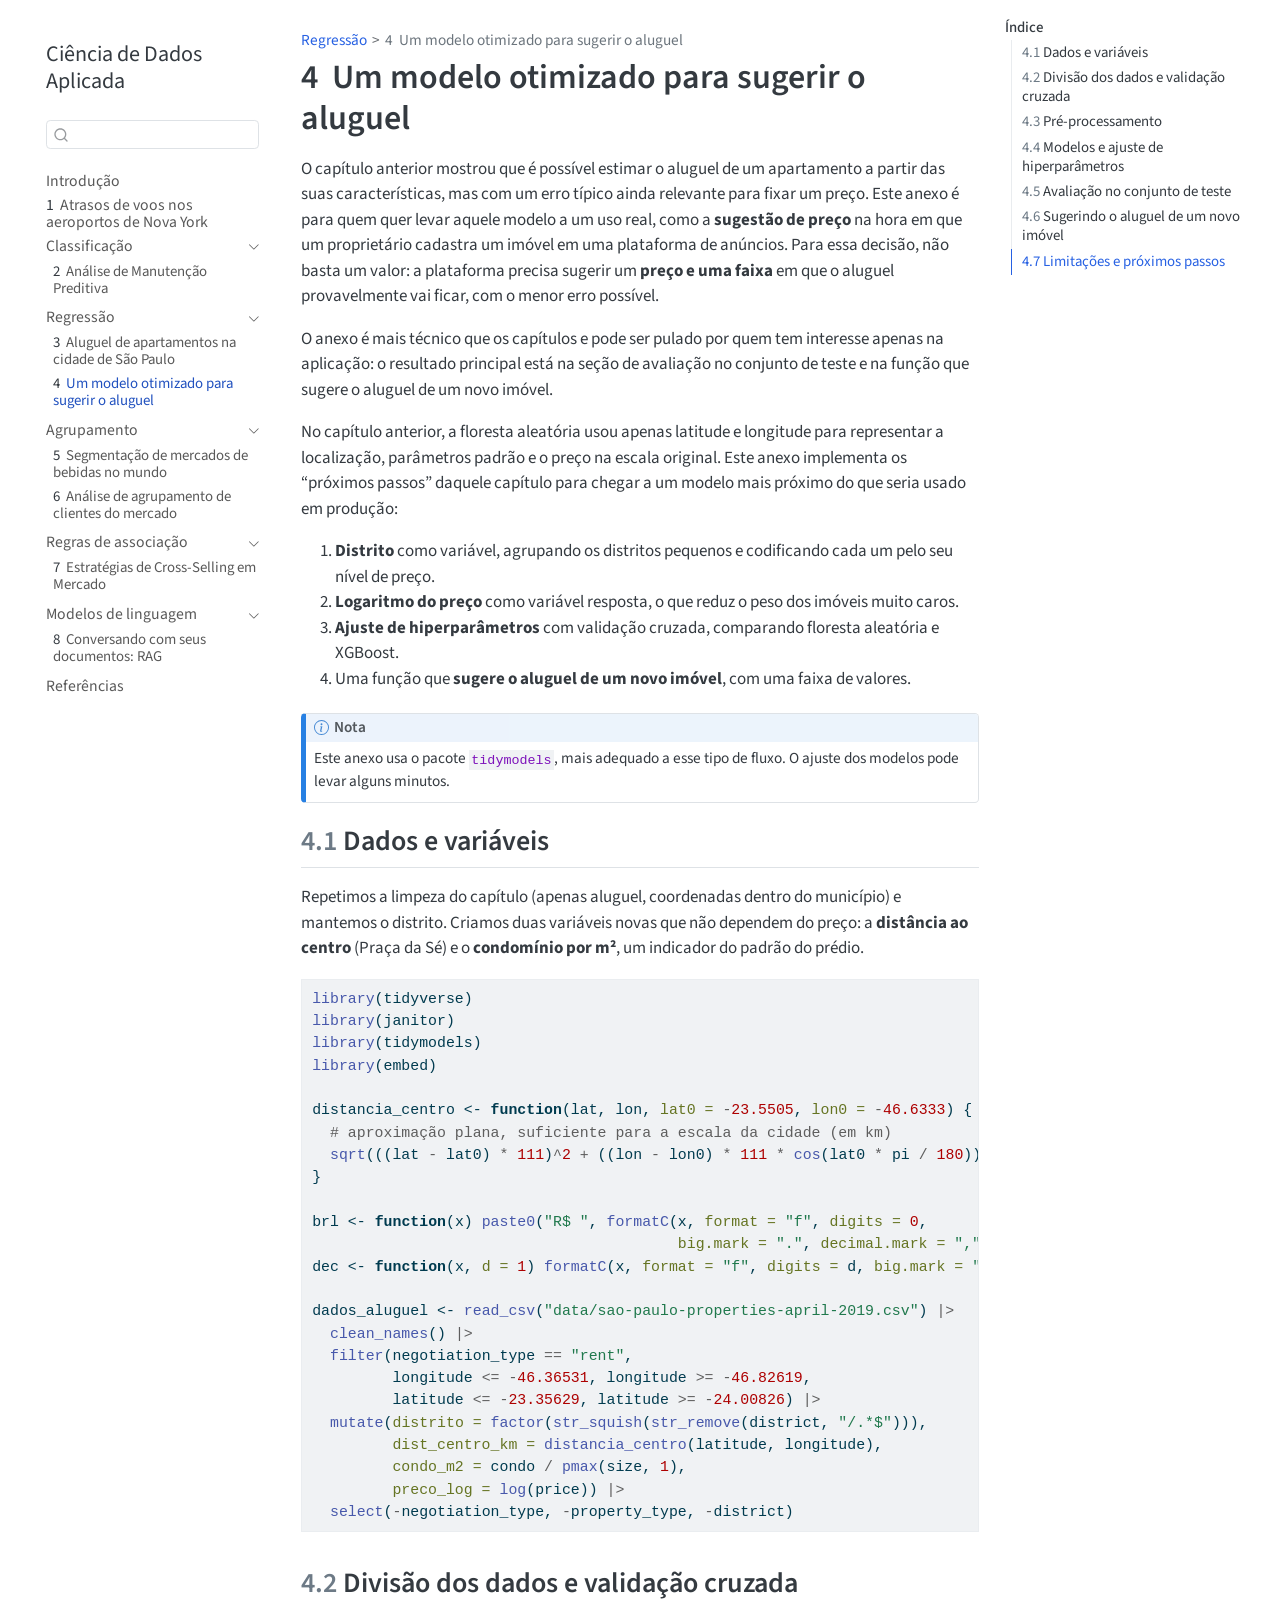
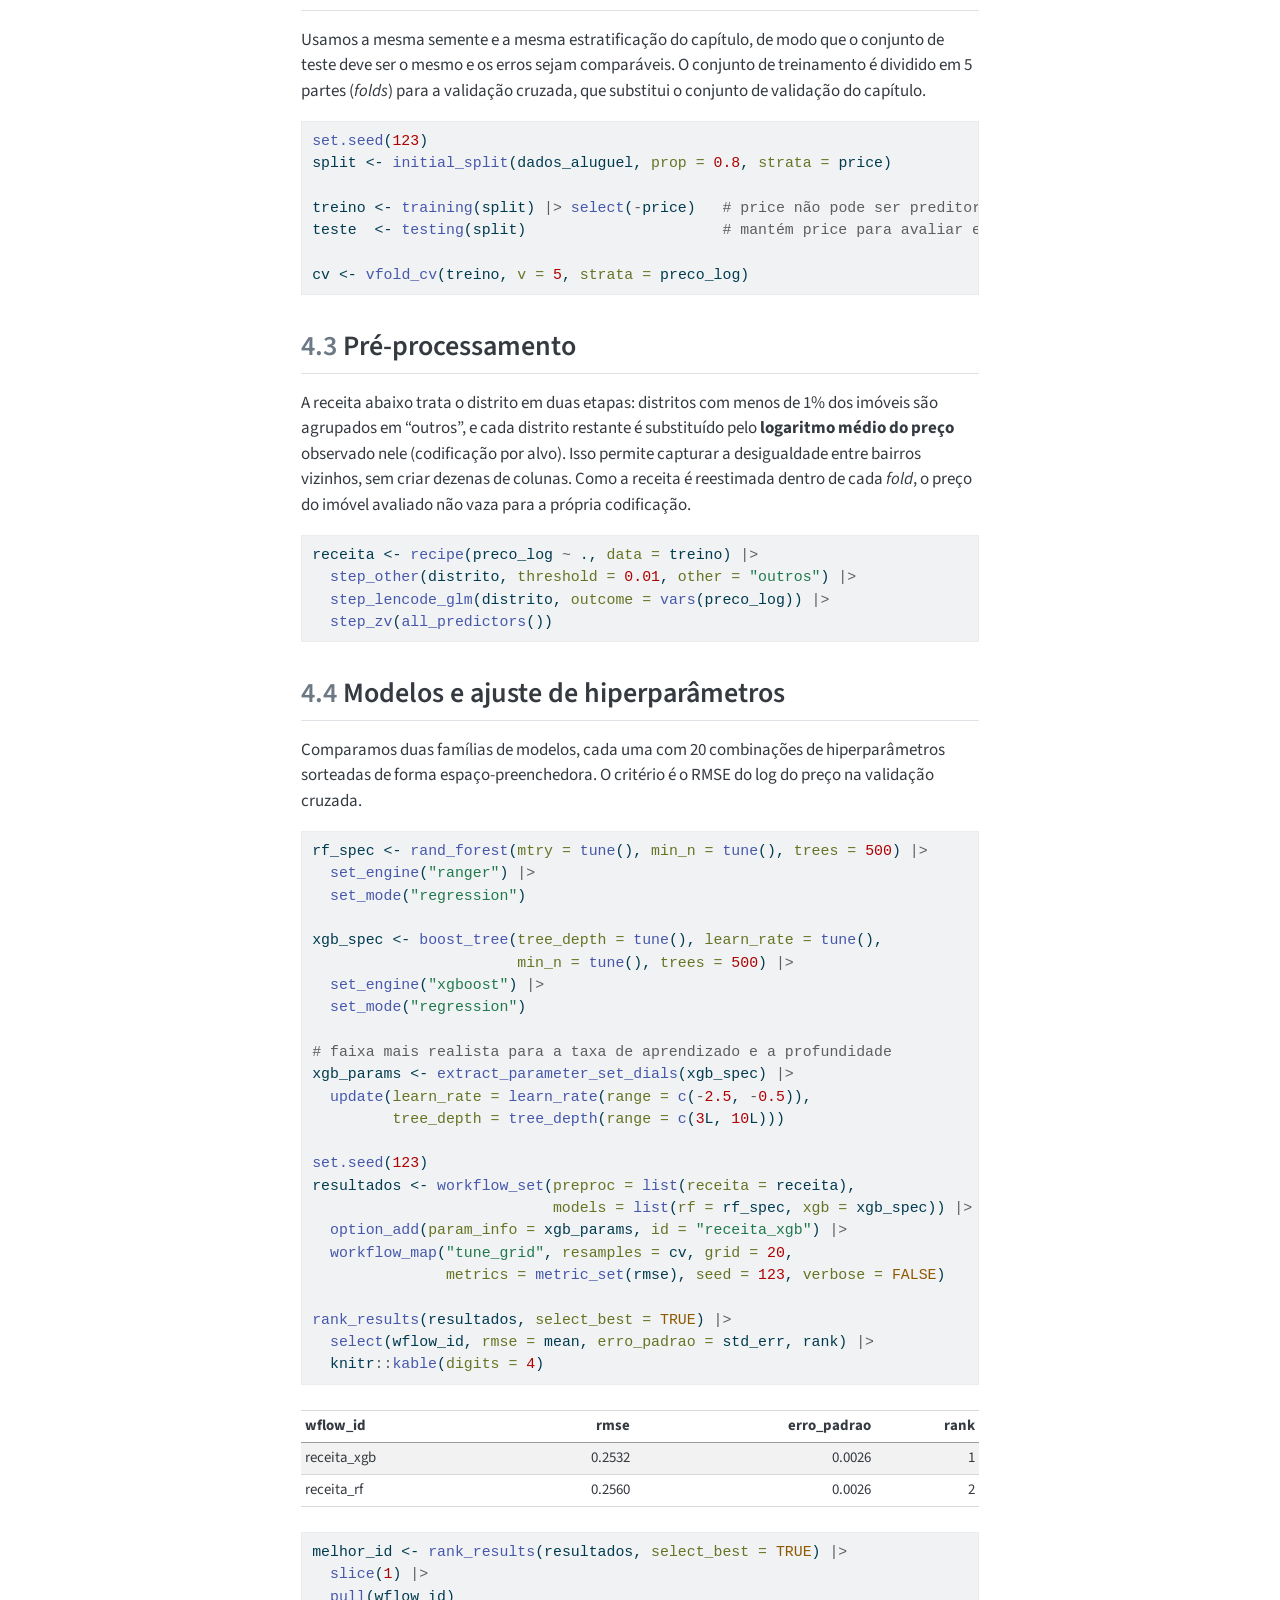
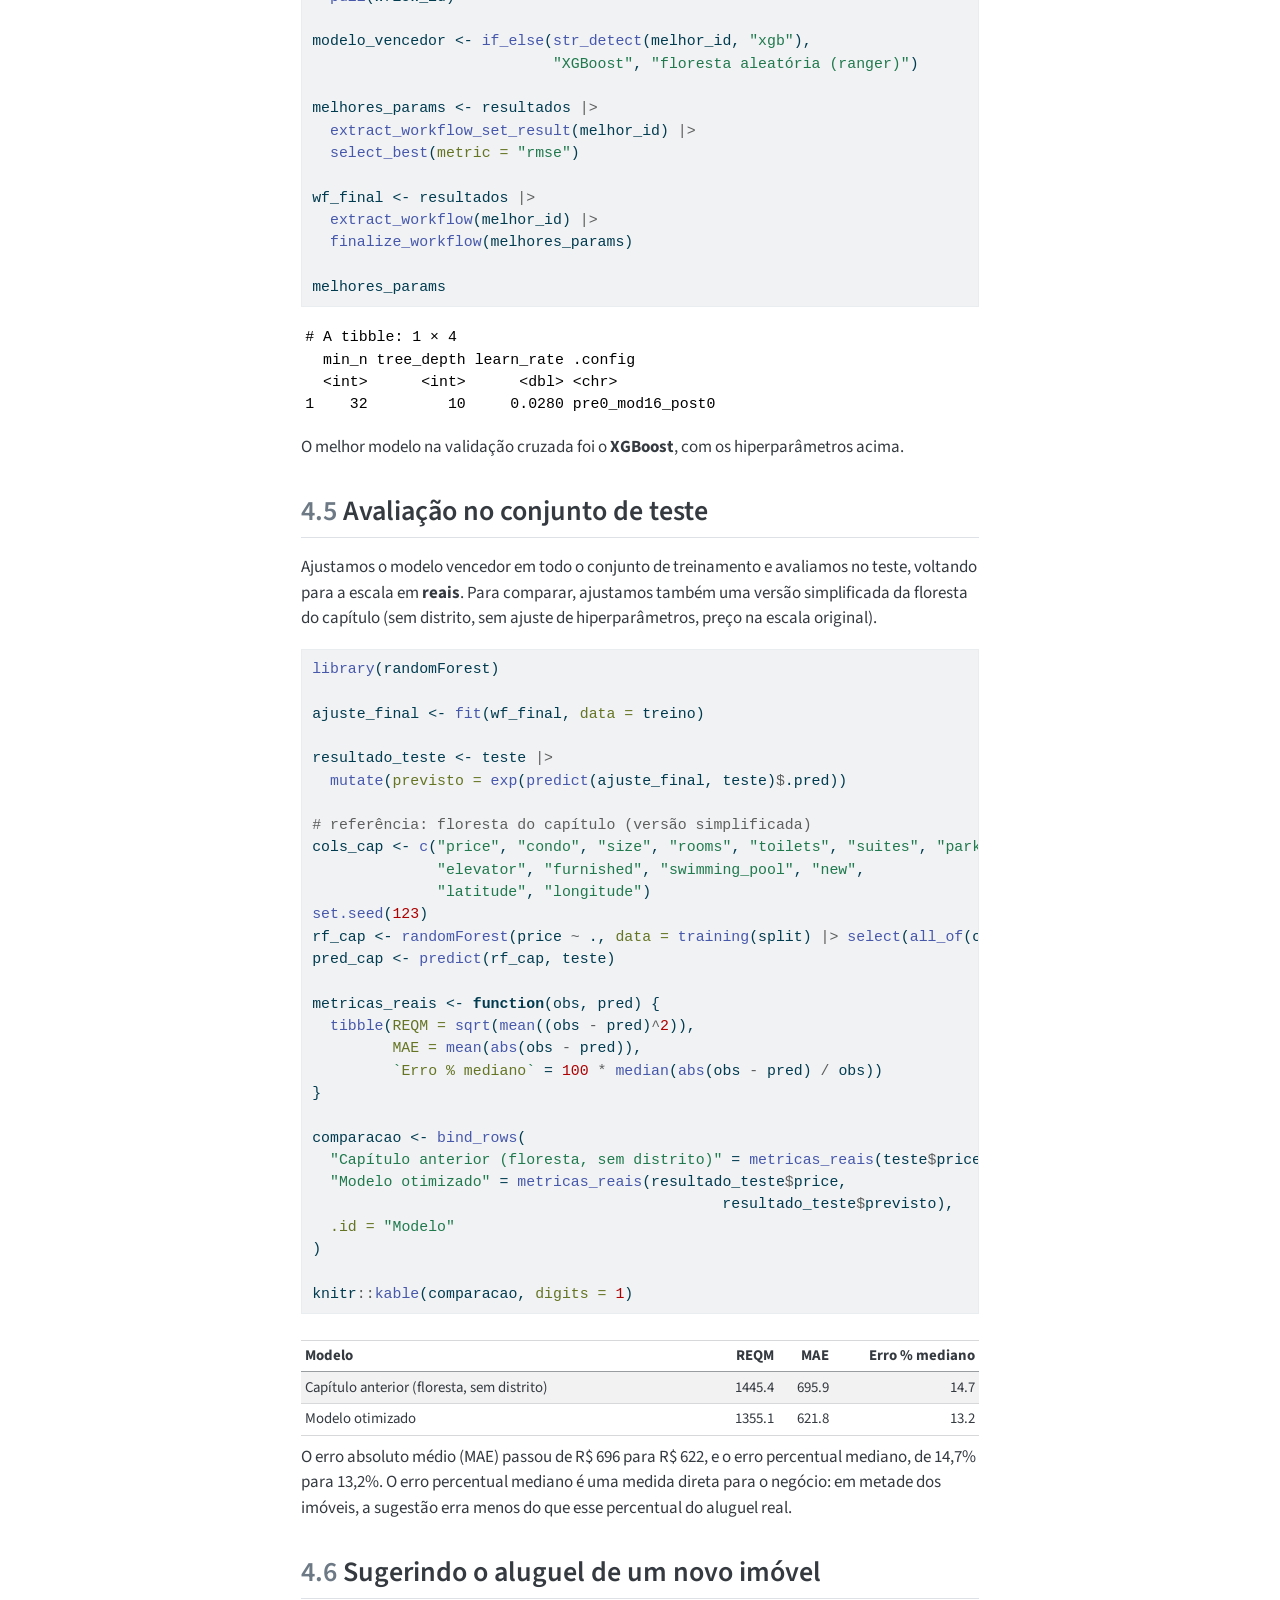
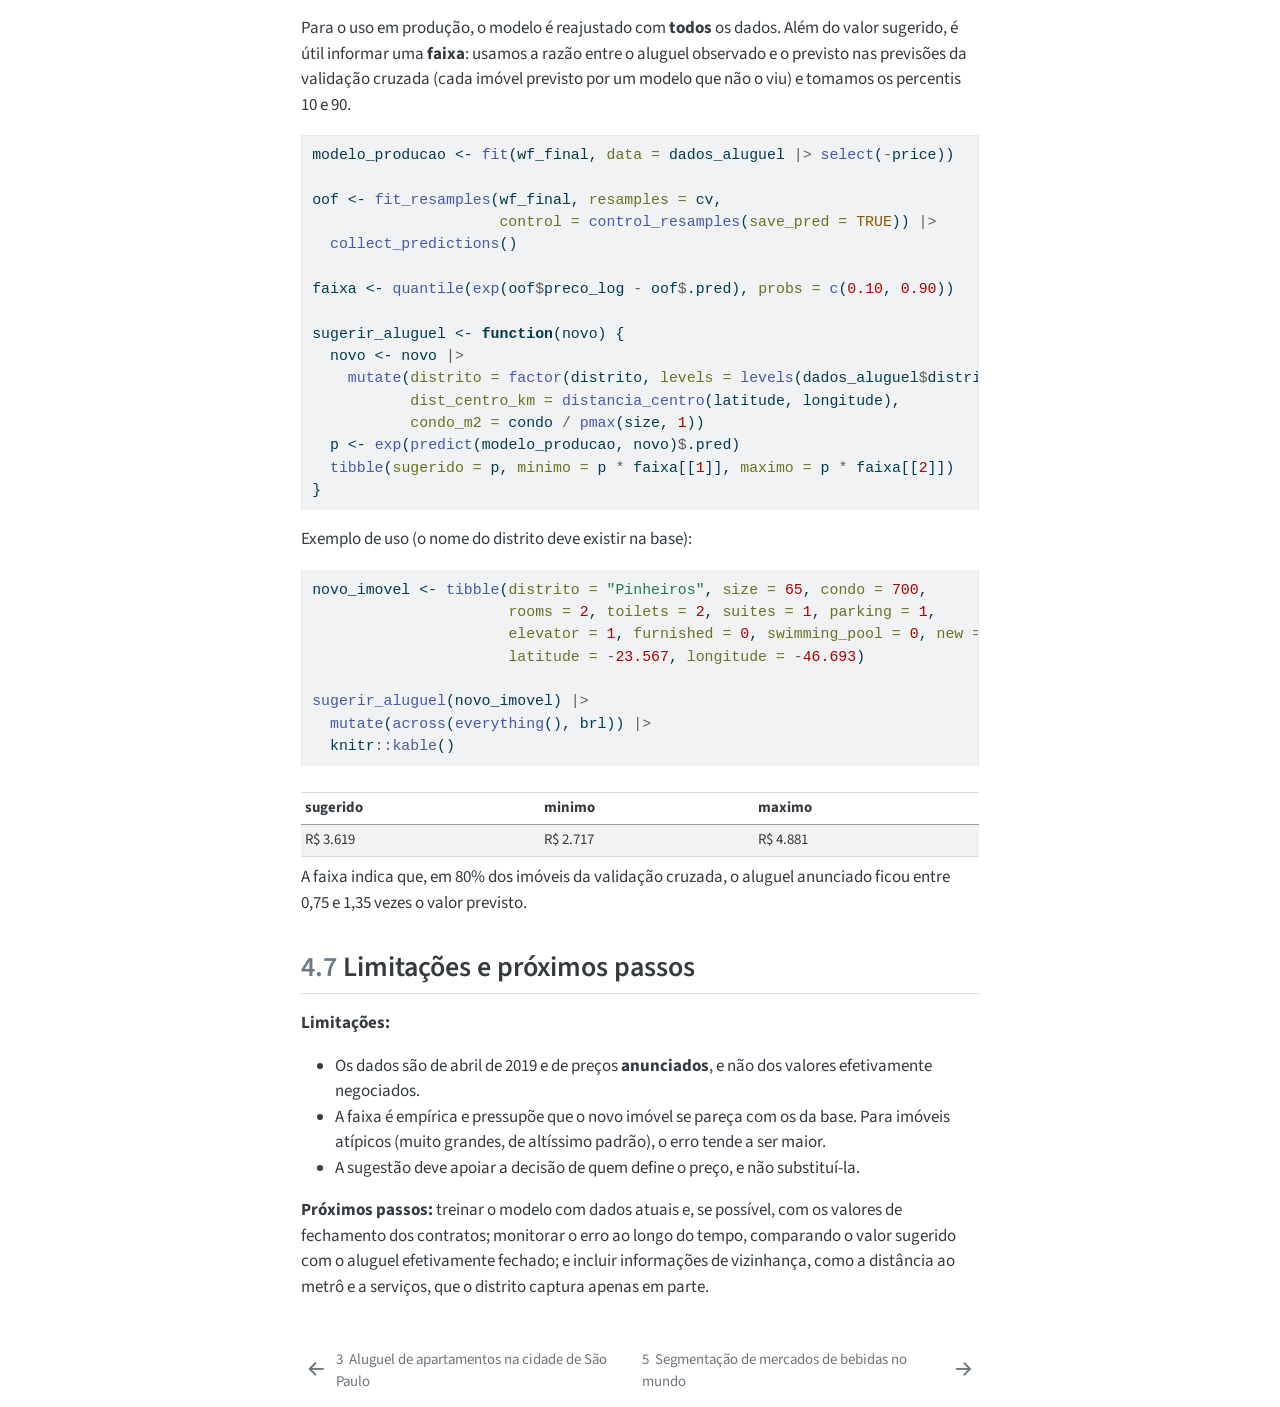
<file: _book/03a_anexo_regressao.html>
<!DOCTYPE html>
<html xmlns="http://www.w3.org/1999/xhtml" lang="pt-BR" xml:lang="pt-BR"><head>

<meta charset="utf-8">
<meta name="generator" content="quarto-1.8.25">

<meta name="viewport" content="width=device-width, initial-scale=1.0, user-scalable=yes">


<title>4&nbsp; Um modelo otimizado para sugerir o aluguel – Ciência de Dados Aplicada</title>
<style>
code{white-space: pre-wrap;}
span.smallcaps{font-variant: small-caps;}
div.columns{display: flex; gap: min(4vw, 1.5em);}
div.column{flex: auto; overflow-x: auto;}
div.hanging-indent{margin-left: 1.5em; text-indent: -1.5em;}
ul.task-list{list-style: none;}
ul.task-list li input[type="checkbox"] {
  width: 0.8em;
  margin: 0 0.8em 0.2em -1em; /* quarto-specific, see https://github.com/quarto-dev/quarto-cli/issues/4556 */ 
  vertical-align: middle;
}
/* CSS for syntax highlighting */
html { -webkit-text-size-adjust: 100%; }
pre > code.sourceCode { white-space: pre; position: relative; }
pre > code.sourceCode > span { display: inline-block; line-height: 1.25; }
pre > code.sourceCode > span:empty { height: 1.2em; }
.sourceCode { overflow: visible; }
code.sourceCode > span { color: inherit; text-decoration: inherit; }
div.sourceCode { margin: 1em 0; }
pre.sourceCode { margin: 0; }
@media screen {
div.sourceCode { overflow: auto; }
}
@media print {
pre > code.sourceCode { white-space: pre-wrap; }
pre > code.sourceCode > span { text-indent: -5em; padding-left: 5em; }
}
pre.numberSource code
  { counter-reset: source-line 0; }
pre.numberSource code > span
  { position: relative; left: -4em; counter-increment: source-line; }
pre.numberSource code > span > a:first-child::before
  { content: counter(source-line);
    position: relative; left: -1em; text-align: right; vertical-align: baseline;
    border: none; display: inline-block;
    -webkit-touch-callout: none; -webkit-user-select: none;
    -khtml-user-select: none; -moz-user-select: none;
    -ms-user-select: none; user-select: none;
    padding: 0 4px; width: 4em;
  }
pre.numberSource { margin-left: 3em;  padding-left: 4px; }
div.sourceCode
  {   }
@media screen {
pre > code.sourceCode > span > a:first-child::before { text-decoration: underline; }
}
</style>


<script src="site_libs/quarto-nav/quarto-nav.js"></script>
<script src="site_libs/quarto-nav/headroom.min.js"></script>
<script src="site_libs/clipboard/clipboard.min.js"></script>
<script src="site_libs/quarto-search/autocomplete.umd.js"></script>
<script src="site_libs/quarto-search/fuse.min.js"></script>
<script src="site_libs/quarto-search/quarto-search.js"></script>
<meta name="quarto:offset" content="./">
<link href="./04_cluster_538.html" rel="next">
<link href="./03_regressao.html" rel="prev">
<script src="site_libs/quarto-html/quarto.js" type="module"></script>
<script src="site_libs/quarto-html/tabsets/tabsets.js" type="module"></script>
<script src="site_libs/quarto-html/axe/axe-check.js" type="module"></script>
<script src="site_libs/quarto-html/popper.min.js"></script>
<script src="site_libs/quarto-html/tippy.umd.min.js"></script>
<script src="site_libs/quarto-html/anchor.min.js"></script>
<link href="site_libs/quarto-html/tippy.css" rel="stylesheet">
<link href="site_libs/quarto-html/quarto-syntax-highlighting-7b89279ff1a6dce999919e0e67d4d9ec.css" rel="stylesheet" id="quarto-text-highlighting-styles">
<script src="site_libs/bootstrap/bootstrap.min.js"></script>
<link href="site_libs/bootstrap/bootstrap-icons.css" rel="stylesheet">
<link href="site_libs/bootstrap/bootstrap-70a47bd5681a7291082a5b9f83d58762.min.css" rel="stylesheet" append-hash="true" id="quarto-bootstrap" data-mode="light">
<script id="quarto-search-options" type="application/json">{
  "location": "sidebar",
  "copy-button": false,
  "collapse-after": 3,
  "panel-placement": "start",
  "type": "textbox",
  "limit": 50,
  "keyboard-shortcut": [
    "f",
    "/",
    "s"
  ],
  "show-item-context": false,
  "language": {
    "search-no-results-text": "Nenhum resultado",
    "search-matching-documents-text": "documentos correspondentes",
    "search-copy-link-title": "Copiar link para a busca",
    "search-hide-matches-text": "Esconder correspondências adicionais",
    "search-more-match-text": "mais correspondência neste documento",
    "search-more-matches-text": "mais correspondências neste documento",
    "search-clear-button-title": "Limpar",
    "search-text-placeholder": "",
    "search-detached-cancel-button-title": "Cancelar",
    "search-submit-button-title": "Enviar",
    "search-label": "Procurar"
  }
}</script>


<link rel="stylesheet" href="styles.css">
</head>

<body class="nav-sidebar floating quarto-light">

<div id="quarto-search-results"></div>
  <header id="quarto-header" class="headroom fixed-top">
  <nav class="quarto-secondary-nav">
    <div class="container-fluid d-flex">
      <button type="button" class="quarto-btn-toggle btn" data-bs-toggle="collapse" role="button" data-bs-target=".quarto-sidebar-collapse-item" aria-controls="quarto-sidebar" aria-expanded="false" aria-label="Alternar barra lateral" onclick="if (window.quartoToggleHeadroom) { window.quartoToggleHeadroom(); }">
        <i class="bi bi-layout-text-sidebar-reverse"></i>
      </button>
        <nav class="quarto-page-breadcrumbs" aria-label="breadcrumb"><ol class="breadcrumb"><li class="breadcrumb-item"><a href="./03_regressao.html">Regressão</a></li><li class="breadcrumb-item"><a href="./03a_anexo_regressao.html"><span class="chapter-number">4</span>&nbsp; <span class="chapter-title">Um modelo otimizado para sugerir o aluguel</span></a></li></ol></nav>
        <a class="flex-grow-1" role="navigation" data-bs-toggle="collapse" data-bs-target=".quarto-sidebar-collapse-item" aria-controls="quarto-sidebar" aria-expanded="false" aria-label="Alternar barra lateral" onclick="if (window.quartoToggleHeadroom) { window.quartoToggleHeadroom(); }">      
        </a>
      <button type="button" class="btn quarto-search-button" aria-label="Procurar" onclick="window.quartoOpenSearch();">
        <i class="bi bi-search"></i>
      </button>
    </div>
  </nav>
</header>
<!-- content -->
<div id="quarto-content" class="quarto-container page-columns page-rows-contents page-layout-article">
<!-- sidebar -->
  <nav id="quarto-sidebar" class="sidebar collapse collapse-horizontal quarto-sidebar-collapse-item sidebar-navigation floating overflow-auto">
    <div class="pt-lg-2 mt-2 text-left sidebar-header sidebar-header-stacked">
      <a href="./index.html" class="sidebar-logo-link">
      </a>
    <div class="sidebar-title mb-0 py-0">
      <a href="./">Ciência de Dados Aplicada</a> 
    </div>
      </div>
        <div class="mt-2 flex-shrink-0 align-items-center">
        <div class="sidebar-search">
        <div id="quarto-search" class="" title="Procurar"></div>
        </div>
        </div>
    <div class="sidebar-menu-container"> 
    <ul class="list-unstyled mt-1">
        <li class="sidebar-item">
  <div class="sidebar-item-container"> 
  <a href="./index.html" class="sidebar-item-text sidebar-link">
 <span class="menu-text">Introdução</span></a>
  </div>
</li>
        <li class="sidebar-item">
  <div class="sidebar-item-container"> 
  <a href="./01_analise_descritiva.html" class="sidebar-item-text sidebar-link">
 <span class="menu-text"><span class="chapter-number">1</span>&nbsp; <span class="chapter-title">Atrasos de voos nos aeroportos de Nova York</span></span></a>
  </div>
</li>
        <li class="sidebar-item sidebar-item-section">
      <div class="sidebar-item-container"> 
            <a class="sidebar-item-text sidebar-link text-start" data-bs-toggle="collapse" data-bs-target="#quarto-sidebar-section-1" role="navigation" aria-expanded="true">
 <span class="menu-text">Classificação</span></a>
          <a class="sidebar-item-toggle text-start" data-bs-toggle="collapse" data-bs-target="#quarto-sidebar-section-1" role="navigation" aria-expanded="true" aria-label="Alternar seção">
            <i class="bi bi-chevron-right ms-2"></i>
          </a> 
      </div>
      <ul id="quarto-sidebar-section-1" class="collapse list-unstyled sidebar-section depth1 show">  
          <li class="sidebar-item">
  <div class="sidebar-item-container"> 
  <a href="./02_classificacao_manutencao_preventiva.html" class="sidebar-item-text sidebar-link">
 <span class="menu-text"><span class="chapter-number">2</span>&nbsp; <span class="chapter-title">Análise de Manutenção Preditiva</span></span></a>
  </div>
</li>
      </ul>
  </li>
        <li class="sidebar-item sidebar-item-section">
      <div class="sidebar-item-container"> 
            <a class="sidebar-item-text sidebar-link text-start" data-bs-toggle="collapse" data-bs-target="#quarto-sidebar-section-2" role="navigation" aria-expanded="true">
 <span class="menu-text">Regressão</span></a>
          <a class="sidebar-item-toggle text-start" data-bs-toggle="collapse" data-bs-target="#quarto-sidebar-section-2" role="navigation" aria-expanded="true" aria-label="Alternar seção">
            <i class="bi bi-chevron-right ms-2"></i>
          </a> 
      </div>
      <ul id="quarto-sidebar-section-2" class="collapse list-unstyled sidebar-section depth1 show">  
          <li class="sidebar-item">
  <div class="sidebar-item-container"> 
  <a href="./03_regressao.html" class="sidebar-item-text sidebar-link">
 <span class="menu-text"><span class="chapter-number">3</span>&nbsp; <span class="chapter-title">Aluguel de apartamentos na cidade de São Paulo</span></span></a>
  </div>
</li>
          <li class="sidebar-item">
  <div class="sidebar-item-container"> 
  <a href="./03a_anexo_regressao.html" class="sidebar-item-text sidebar-link active">
 <span class="menu-text"><span class="chapter-number">4</span>&nbsp; <span class="chapter-title">Um modelo otimizado para sugerir o aluguel</span></span></a>
  </div>
</li>
      </ul>
  </li>
        <li class="sidebar-item sidebar-item-section">
      <div class="sidebar-item-container"> 
            <a class="sidebar-item-text sidebar-link text-start" data-bs-toggle="collapse" data-bs-target="#quarto-sidebar-section-3" role="navigation" aria-expanded="true">
 <span class="menu-text">Agrupamento</span></a>
          <a class="sidebar-item-toggle text-start" data-bs-toggle="collapse" data-bs-target="#quarto-sidebar-section-3" role="navigation" aria-expanded="true" aria-label="Alternar seção">
            <i class="bi bi-chevron-right ms-2"></i>
          </a> 
      </div>
      <ul id="quarto-sidebar-section-3" class="collapse list-unstyled sidebar-section depth1 show">  
          <li class="sidebar-item">
  <div class="sidebar-item-container"> 
  <a href="./04_cluster_538.html" class="sidebar-item-text sidebar-link">
 <span class="menu-text"><span class="chapter-number">5</span>&nbsp; <span class="chapter-title">Segmentação de mercados de bebidas no mundo</span></span></a>
  </div>
</li>
          <li class="sidebar-item">
  <div class="sidebar-item-container"> 
  <a href="./05_cluster_pda.html" class="sidebar-item-text sidebar-link">
 <span class="menu-text"><span class="chapter-number">6</span>&nbsp; <span class="chapter-title">Análise de agrupamento de clientes do mercado</span></span></a>
  </div>
</li>
      </ul>
  </li>
        <li class="sidebar-item sidebar-item-section">
      <div class="sidebar-item-container"> 
            <a class="sidebar-item-text sidebar-link text-start" data-bs-toggle="collapse" data-bs-target="#quarto-sidebar-section-4" role="navigation" aria-expanded="true">
 <span class="menu-text">Regras de associação</span></a>
          <a class="sidebar-item-toggle text-start" data-bs-toggle="collapse" data-bs-target="#quarto-sidebar-section-4" role="navigation" aria-expanded="true" aria-label="Alternar seção">
            <i class="bi bi-chevron-right ms-2"></i>
          </a> 
      </div>
      <ul id="quarto-sidebar-section-4" class="collapse list-unstyled sidebar-section depth1 show">  
          <li class="sidebar-item">
  <div class="sidebar-item-container"> 
  <a href="./06_groceries.html" class="sidebar-item-text sidebar-link">
 <span class="menu-text"><span class="chapter-number">7</span>&nbsp; <span class="chapter-title">Estratégias de Cross-Selling em Mercado</span></span></a>
  </div>
</li>
      </ul>
  </li>
        <li class="sidebar-item sidebar-item-section">
      <div class="sidebar-item-container"> 
            <a class="sidebar-item-text sidebar-link text-start" data-bs-toggle="collapse" data-bs-target="#quarto-sidebar-section-5" role="navigation" aria-expanded="true">
 <span class="menu-text">Modelos de linguagem</span></a>
          <a class="sidebar-item-toggle text-start" data-bs-toggle="collapse" data-bs-target="#quarto-sidebar-section-5" role="navigation" aria-expanded="true" aria-label="Alternar seção">
            <i class="bi bi-chevron-right ms-2"></i>
          </a> 
      </div>
      <ul id="quarto-sidebar-section-5" class="collapse list-unstyled sidebar-section depth1 show">  
          <li class="sidebar-item">
  <div class="sidebar-item-container"> 
  <a href="./07_rag.html" class="sidebar-item-text sidebar-link">
 <span class="menu-text"><span class="chapter-number">8</span>&nbsp; <span class="chapter-title">Conversando com seus documentos: RAG</span></span></a>
  </div>
</li>
      </ul>
  </li>
        <li class="sidebar-item">
  <div class="sidebar-item-container"> 
  <a href="./references.html" class="sidebar-item-text sidebar-link">
 <span class="menu-text">Referências</span></a>
  </div>
</li>
    </ul>
    </div>
</nav>
<div id="quarto-sidebar-glass" class="quarto-sidebar-collapse-item" data-bs-toggle="collapse" data-bs-target=".quarto-sidebar-collapse-item"></div>
<!-- margin-sidebar -->
    <div id="quarto-margin-sidebar" class="sidebar margin-sidebar">
        <nav id="TOC" role="doc-toc" class="toc-active">
    <h2 id="toc-title">Índice</h2>
   
  <ul>
  <li><a href="#dados-e-variáveis" id="toc-dados-e-variáveis" class="nav-link active" data-scroll-target="#dados-e-variáveis"><span class="header-section-number">4.1</span> Dados e variáveis</a></li>
  <li><a href="#divisão-dos-dados-e-validação-cruzada" id="toc-divisão-dos-dados-e-validação-cruzada" class="nav-link" data-scroll-target="#divisão-dos-dados-e-validação-cruzada"><span class="header-section-number">4.2</span> Divisão dos dados e validação cruzada</a></li>
  <li><a href="#pré-processamento" id="toc-pré-processamento" class="nav-link" data-scroll-target="#pré-processamento"><span class="header-section-number">4.3</span> Pré-processamento</a></li>
  <li><a href="#modelos-e-ajuste-de-hiperparâmetros" id="toc-modelos-e-ajuste-de-hiperparâmetros" class="nav-link" data-scroll-target="#modelos-e-ajuste-de-hiperparâmetros"><span class="header-section-number">4.4</span> Modelos e ajuste de hiperparâmetros</a></li>
  <li><a href="#avaliação-no-conjunto-de-teste" id="toc-avaliação-no-conjunto-de-teste" class="nav-link" data-scroll-target="#avaliação-no-conjunto-de-teste"><span class="header-section-number">4.5</span> Avaliação no conjunto de teste</a></li>
  <li><a href="#sugerindo-o-aluguel-de-um-novo-imóvel" id="toc-sugerindo-o-aluguel-de-um-novo-imóvel" class="nav-link" data-scroll-target="#sugerindo-o-aluguel-de-um-novo-imóvel"><span class="header-section-number">4.6</span> Sugerindo o aluguel de um novo imóvel</a></li>
  <li><a href="#limitações-e-próximos-passos" id="toc-limitações-e-próximos-passos" class="nav-link" data-scroll-target="#limitações-e-próximos-passos"><span class="header-section-number">4.7</span> Limitações e próximos passos</a></li>
  </ul>
</nav>
    </div>
<!-- main -->
<main class="content" id="quarto-document-content">

<header id="title-block-header" class="quarto-title-block default"><nav class="quarto-page-breadcrumbs quarto-title-breadcrumbs d-none d-lg-block" aria-label="breadcrumb"><ol class="breadcrumb"><li class="breadcrumb-item"><a href="./03_regressao.html">Regressão</a></li><li class="breadcrumb-item"><a href="./03a_anexo_regressao.html"><span class="chapter-number">4</span>&nbsp; <span class="chapter-title">Um modelo otimizado para sugerir o aluguel</span></a></li></ol></nav>
<div class="quarto-title">
<h1 class="title"><span class="chapter-number">4</span>&nbsp; <span class="chapter-title">Um modelo otimizado para sugerir o aluguel</span></h1>
</div>



<div class="quarto-title-meta">

    
  
    
  </div>
  


</header>


<p>O capítulo anterior mostrou que é possível estimar o aluguel de um apartamento a partir das suas características, mas com um erro típico ainda relevante para fixar um preço. Este anexo é para quem quer levar aquele modelo a um uso real, como a <strong>sugestão de preço</strong> na hora em que um proprietário cadastra um imóvel em uma plataforma de anúncios. Para essa decisão, não basta um valor: a plataforma precisa sugerir um <strong>preço e uma faixa</strong> em que o aluguel provavelmente vai ficar, com o menor erro possível.</p>
<p>O anexo é mais técnico que os capítulos e pode ser pulado por quem tem interesse apenas na aplicação: o resultado principal está na seção de avaliação no conjunto de teste e na função que sugere o aluguel de um novo imóvel.</p>
<p>No capítulo anterior, a floresta aleatória usou apenas latitude e longitude para representar a localização, parâmetros padrão e o preço na escala original. Este anexo implementa os “próximos passos” daquele capítulo para chegar a um modelo mais próximo do que seria usado em produção:</p>
<ol type="1">
<li><strong>Distrito</strong> como variável, agrupando os distritos pequenos e codificando cada um pelo seu nível de preço.</li>
<li><strong>Logaritmo do preço</strong> como variável resposta, o que reduz o peso dos imóveis muito caros.</li>
<li><strong>Ajuste de hiperparâmetros</strong> com validação cruzada, comparando floresta aleatória e XGBoost.</li>
<li>Uma função que <strong>sugere o aluguel de um novo imóvel</strong>, com uma faixa de valores.</li>
</ol>
<div class="callout callout-style-default callout-note callout-titled">
<div class="callout-header d-flex align-content-center">
<div class="callout-icon-container">
<i class="callout-icon"></i>
</div>
<div class="callout-title-container flex-fill">
Nota
</div>
</div>
<div class="callout-body-container callout-body">
<p>Este anexo usa o pacote <code>tidymodels</code>, mais adequado a esse tipo de fluxo. O ajuste dos modelos pode levar alguns minutos.</p>
</div>
</div>
<section id="dados-e-variáveis" class="level2" data-number="4.1">
<h2 data-number="4.1" class="anchored" data-anchor-id="dados-e-variáveis"><span class="header-section-number">4.1</span> Dados e variáveis</h2>
<p>Repetimos a limpeza do capítulo (apenas aluguel, coordenadas dentro do município) e mantemos o distrito. Criamos duas variáveis novas que não dependem do preço: a <strong>distância ao centro</strong> (Praça da Sé) e o <strong>condomínio por m²</strong>, um indicador do padrão do prédio.</p>
<div class="cell">
<div class="code-copy-outer-scaffold"><div class="sourceCode cell-code" id="cb1"><pre class="sourceCode r code-with-copy"><code class="sourceCode r"><span id="cb1-1"><a href="#cb1-1" aria-hidden="true" tabindex="-1"></a><span class="fu">library</span>(tidyverse)</span>
<span id="cb1-2"><a href="#cb1-2" aria-hidden="true" tabindex="-1"></a><span class="fu">library</span>(janitor)</span>
<span id="cb1-3"><a href="#cb1-3" aria-hidden="true" tabindex="-1"></a><span class="fu">library</span>(tidymodels)</span>
<span id="cb1-4"><a href="#cb1-4" aria-hidden="true" tabindex="-1"></a><span class="fu">library</span>(embed)</span>
<span id="cb1-5"><a href="#cb1-5" aria-hidden="true" tabindex="-1"></a></span>
<span id="cb1-6"><a href="#cb1-6" aria-hidden="true" tabindex="-1"></a>distancia_centro <span class="ot">&lt;-</span> <span class="cf">function</span>(lat, lon, <span class="at">lat0 =</span> <span class="sc">-</span><span class="fl">23.5505</span>, <span class="at">lon0 =</span> <span class="sc">-</span><span class="fl">46.6333</span>) {</span>
<span id="cb1-7"><a href="#cb1-7" aria-hidden="true" tabindex="-1"></a>  <span class="co"># aproximação plana, suficiente para a escala da cidade (em km)</span></span>
<span id="cb1-8"><a href="#cb1-8" aria-hidden="true" tabindex="-1"></a>  <span class="fu">sqrt</span>(((lat <span class="sc">-</span> lat0) <span class="sc">*</span> <span class="dv">111</span>)<span class="sc">^</span><span class="dv">2</span> <span class="sc">+</span> ((lon <span class="sc">-</span> lon0) <span class="sc">*</span> <span class="dv">111</span> <span class="sc">*</span> <span class="fu">cos</span>(lat0 <span class="sc">*</span> pi <span class="sc">/</span> <span class="dv">180</span>))<span class="sc">^</span><span class="dv">2</span>)</span>
<span id="cb1-9"><a href="#cb1-9" aria-hidden="true" tabindex="-1"></a>}</span>
<span id="cb1-10"><a href="#cb1-10" aria-hidden="true" tabindex="-1"></a></span>
<span id="cb1-11"><a href="#cb1-11" aria-hidden="true" tabindex="-1"></a>brl <span class="ot">&lt;-</span> <span class="cf">function</span>(x) <span class="fu">paste0</span>(<span class="st">"R$ "</span>, <span class="fu">formatC</span>(x, <span class="at">format =</span> <span class="st">"f"</span>, <span class="at">digits =</span> <span class="dv">0</span>,</span>
<span id="cb1-12"><a href="#cb1-12" aria-hidden="true" tabindex="-1"></a>                                         <span class="at">big.mark =</span> <span class="st">"."</span>, <span class="at">decimal.mark =</span> <span class="st">","</span>))</span>
<span id="cb1-13"><a href="#cb1-13" aria-hidden="true" tabindex="-1"></a>dec <span class="ot">&lt;-</span> <span class="cf">function</span>(x, <span class="at">d =</span> <span class="dv">1</span>) <span class="fu">formatC</span>(x, <span class="at">format =</span> <span class="st">"f"</span>, <span class="at">digits =</span> d, <span class="at">big.mark =</span> <span class="st">"."</span>, <span class="at">decimal.mark =</span> <span class="st">","</span>)</span>
<span id="cb1-14"><a href="#cb1-14" aria-hidden="true" tabindex="-1"></a></span>
<span id="cb1-15"><a href="#cb1-15" aria-hidden="true" tabindex="-1"></a>dados_aluguel <span class="ot">&lt;-</span> <span class="fu">read_csv</span>(<span class="st">"data/sao-paulo-properties-april-2019.csv"</span>) <span class="sc">|&gt;</span> </span>
<span id="cb1-16"><a href="#cb1-16" aria-hidden="true" tabindex="-1"></a>  <span class="fu">clean_names</span>() <span class="sc">|&gt;</span> </span>
<span id="cb1-17"><a href="#cb1-17" aria-hidden="true" tabindex="-1"></a>  <span class="fu">filter</span>(negotiation_type <span class="sc">==</span> <span class="st">"rent"</span>,</span>
<span id="cb1-18"><a href="#cb1-18" aria-hidden="true" tabindex="-1"></a>         longitude <span class="sc">&lt;=</span> <span class="sc">-</span><span class="fl">46.36531</span>, longitude <span class="sc">&gt;=</span> <span class="sc">-</span><span class="fl">46.82619</span>,</span>
<span id="cb1-19"><a href="#cb1-19" aria-hidden="true" tabindex="-1"></a>         latitude <span class="sc">&lt;=</span> <span class="sc">-</span><span class="fl">23.35629</span>, latitude <span class="sc">&gt;=</span> <span class="sc">-</span><span class="fl">24.00826</span>) <span class="sc">|&gt;</span> </span>
<span id="cb1-20"><a href="#cb1-20" aria-hidden="true" tabindex="-1"></a>  <span class="fu">mutate</span>(<span class="at">distrito =</span> <span class="fu">factor</span>(<span class="fu">str_squish</span>(<span class="fu">str_remove</span>(district, <span class="st">"/.*$"</span>))),</span>
<span id="cb1-21"><a href="#cb1-21" aria-hidden="true" tabindex="-1"></a>         <span class="at">dist_centro_km =</span> <span class="fu">distancia_centro</span>(latitude, longitude),</span>
<span id="cb1-22"><a href="#cb1-22" aria-hidden="true" tabindex="-1"></a>         <span class="at">condo_m2 =</span> condo <span class="sc">/</span> <span class="fu">pmax</span>(size, <span class="dv">1</span>),</span>
<span id="cb1-23"><a href="#cb1-23" aria-hidden="true" tabindex="-1"></a>         <span class="at">preco_log =</span> <span class="fu">log</span>(price)) <span class="sc">|&gt;</span> </span>
<span id="cb1-24"><a href="#cb1-24" aria-hidden="true" tabindex="-1"></a>  <span class="fu">select</span>(<span class="sc">-</span>negotiation_type, <span class="sc">-</span>property_type, <span class="sc">-</span>district)</span></code></pre></div><button title="Copiar para a área de transferência" class="code-copy-button"><i class="bi"></i></button></div>
</div>
</section>
<section id="divisão-dos-dados-e-validação-cruzada" class="level2" data-number="4.2">
<h2 data-number="4.2" class="anchored" data-anchor-id="divisão-dos-dados-e-validação-cruzada"><span class="header-section-number">4.2</span> Divisão dos dados e validação cruzada</h2>
<p>Usamos a mesma semente e a mesma estratificação do capítulo, de modo que o conjunto de teste deve ser o mesmo e os erros sejam comparáveis. O conjunto de treinamento é dividido em 5 partes (<em>folds</em>) para a validação cruzada, que substitui o conjunto de validação do capítulo.</p>
<div class="cell">
<div class="code-copy-outer-scaffold"><div class="sourceCode cell-code" id="cb2"><pre class="sourceCode r code-with-copy"><code class="sourceCode r"><span id="cb2-1"><a href="#cb2-1" aria-hidden="true" tabindex="-1"></a><span class="fu">set.seed</span>(<span class="dv">123</span>)</span>
<span id="cb2-2"><a href="#cb2-2" aria-hidden="true" tabindex="-1"></a>split <span class="ot">&lt;-</span> <span class="fu">initial_split</span>(dados_aluguel, <span class="at">prop =</span> <span class="fl">0.8</span>, <span class="at">strata =</span> price)</span>
<span id="cb2-3"><a href="#cb2-3" aria-hidden="true" tabindex="-1"></a></span>
<span id="cb2-4"><a href="#cb2-4" aria-hidden="true" tabindex="-1"></a>treino <span class="ot">&lt;-</span> <span class="fu">training</span>(split) <span class="sc">|&gt;</span> <span class="fu">select</span>(<span class="sc">-</span>price)   <span class="co"># price não pode ser preditora</span></span>
<span id="cb2-5"><a href="#cb2-5" aria-hidden="true" tabindex="-1"></a>teste  <span class="ot">&lt;-</span> <span class="fu">testing</span>(split)                      <span class="co"># mantém price para avaliar em reais</span></span>
<span id="cb2-6"><a href="#cb2-6" aria-hidden="true" tabindex="-1"></a></span>
<span id="cb2-7"><a href="#cb2-7" aria-hidden="true" tabindex="-1"></a>cv <span class="ot">&lt;-</span> <span class="fu">vfold_cv</span>(treino, <span class="at">v =</span> <span class="dv">5</span>, <span class="at">strata =</span> preco_log)</span></code></pre></div><button title="Copiar para a área de transferência" class="code-copy-button"><i class="bi"></i></button></div>
</div>
</section>
<section id="pré-processamento" class="level2" data-number="4.3">
<h2 data-number="4.3" class="anchored" data-anchor-id="pré-processamento"><span class="header-section-number">4.3</span> Pré-processamento</h2>
<p>A receita abaixo trata o distrito em duas etapas: distritos com menos de 1% dos imóveis são agrupados em “outros”, e cada distrito restante é substituído pelo <strong>logaritmo médio do preço</strong> observado nele (codificação por alvo). Isso permite capturar a desigualdade entre bairros vizinhos, sem criar dezenas de colunas. Como a receita é reestimada dentro de cada <em>fold</em>, o preço do imóvel avaliado não vaza para a própria codificação.</p>
<div class="cell">
<div class="code-copy-outer-scaffold"><div class="sourceCode cell-code" id="cb3"><pre class="sourceCode r code-with-copy"><code class="sourceCode r"><span id="cb3-1"><a href="#cb3-1" aria-hidden="true" tabindex="-1"></a>receita <span class="ot">&lt;-</span> <span class="fu">recipe</span>(preco_log <span class="sc">~</span> ., <span class="at">data =</span> treino) <span class="sc">|&gt;</span> </span>
<span id="cb3-2"><a href="#cb3-2" aria-hidden="true" tabindex="-1"></a>  <span class="fu">step_other</span>(distrito, <span class="at">threshold =</span> <span class="fl">0.01</span>, <span class="at">other =</span> <span class="st">"outros"</span>) <span class="sc">|&gt;</span> </span>
<span id="cb3-3"><a href="#cb3-3" aria-hidden="true" tabindex="-1"></a>  <span class="fu">step_lencode_glm</span>(distrito, <span class="at">outcome =</span> <span class="fu">vars</span>(preco_log)) <span class="sc">|&gt;</span> </span>
<span id="cb3-4"><a href="#cb3-4" aria-hidden="true" tabindex="-1"></a>  <span class="fu">step_zv</span>(<span class="fu">all_predictors</span>())</span></code></pre></div><button title="Copiar para a área de transferência" class="code-copy-button"><i class="bi"></i></button></div>
</div>
</section>
<section id="modelos-e-ajuste-de-hiperparâmetros" class="level2" data-number="4.4">
<h2 data-number="4.4" class="anchored" data-anchor-id="modelos-e-ajuste-de-hiperparâmetros"><span class="header-section-number">4.4</span> Modelos e ajuste de hiperparâmetros</h2>
<p>Comparamos duas famílias de modelos, cada uma com 20 combinações de hiperparâmetros sorteadas de forma espaço-preenchedora. O critério é o RMSE do log do preço na validação cruzada.</p>
<div class="cell">
<div class="code-copy-outer-scaffold"><div class="sourceCode cell-code" id="cb4"><pre class="sourceCode r code-with-copy"><code class="sourceCode r"><span id="cb4-1"><a href="#cb4-1" aria-hidden="true" tabindex="-1"></a>rf_spec <span class="ot">&lt;-</span> <span class="fu">rand_forest</span>(<span class="at">mtry =</span> <span class="fu">tune</span>(), <span class="at">min_n =</span> <span class="fu">tune</span>(), <span class="at">trees =</span> <span class="dv">500</span>) <span class="sc">|&gt;</span> </span>
<span id="cb4-2"><a href="#cb4-2" aria-hidden="true" tabindex="-1"></a>  <span class="fu">set_engine</span>(<span class="st">"ranger"</span>) <span class="sc">|&gt;</span> </span>
<span id="cb4-3"><a href="#cb4-3" aria-hidden="true" tabindex="-1"></a>  <span class="fu">set_mode</span>(<span class="st">"regression"</span>)</span>
<span id="cb4-4"><a href="#cb4-4" aria-hidden="true" tabindex="-1"></a></span>
<span id="cb4-5"><a href="#cb4-5" aria-hidden="true" tabindex="-1"></a>xgb_spec <span class="ot">&lt;-</span> <span class="fu">boost_tree</span>(<span class="at">tree_depth =</span> <span class="fu">tune</span>(), <span class="at">learn_rate =</span> <span class="fu">tune</span>(), </span>
<span id="cb4-6"><a href="#cb4-6" aria-hidden="true" tabindex="-1"></a>                       <span class="at">min_n =</span> <span class="fu">tune</span>(), <span class="at">trees =</span> <span class="dv">500</span>) <span class="sc">|&gt;</span> </span>
<span id="cb4-7"><a href="#cb4-7" aria-hidden="true" tabindex="-1"></a>  <span class="fu">set_engine</span>(<span class="st">"xgboost"</span>) <span class="sc">|&gt;</span> </span>
<span id="cb4-8"><a href="#cb4-8" aria-hidden="true" tabindex="-1"></a>  <span class="fu">set_mode</span>(<span class="st">"regression"</span>)</span>
<span id="cb4-9"><a href="#cb4-9" aria-hidden="true" tabindex="-1"></a></span>
<span id="cb4-10"><a href="#cb4-10" aria-hidden="true" tabindex="-1"></a><span class="co"># faixa mais realista para a taxa de aprendizado e a profundidade</span></span>
<span id="cb4-11"><a href="#cb4-11" aria-hidden="true" tabindex="-1"></a>xgb_params <span class="ot">&lt;-</span> <span class="fu">extract_parameter_set_dials</span>(xgb_spec) <span class="sc">|&gt;</span> </span>
<span id="cb4-12"><a href="#cb4-12" aria-hidden="true" tabindex="-1"></a>  <span class="fu">update</span>(<span class="at">learn_rate =</span> <span class="fu">learn_rate</span>(<span class="at">range =</span> <span class="fu">c</span>(<span class="sc">-</span><span class="fl">2.5</span>, <span class="sc">-</span><span class="fl">0.5</span>)),</span>
<span id="cb4-13"><a href="#cb4-13" aria-hidden="true" tabindex="-1"></a>         <span class="at">tree_depth =</span> <span class="fu">tree_depth</span>(<span class="at">range =</span> <span class="fu">c</span>(<span class="dv">3</span>L, <span class="dv">10</span>L)))</span>
<span id="cb4-14"><a href="#cb4-14" aria-hidden="true" tabindex="-1"></a></span>
<span id="cb4-15"><a href="#cb4-15" aria-hidden="true" tabindex="-1"></a><span class="fu">set.seed</span>(<span class="dv">123</span>)</span>
<span id="cb4-16"><a href="#cb4-16" aria-hidden="true" tabindex="-1"></a>resultados <span class="ot">&lt;-</span> <span class="fu">workflow_set</span>(<span class="at">preproc =</span> <span class="fu">list</span>(<span class="at">receita =</span> receita),</span>
<span id="cb4-17"><a href="#cb4-17" aria-hidden="true" tabindex="-1"></a>                           <span class="at">models =</span> <span class="fu">list</span>(<span class="at">rf =</span> rf_spec, <span class="at">xgb =</span> xgb_spec)) <span class="sc">|&gt;</span> </span>
<span id="cb4-18"><a href="#cb4-18" aria-hidden="true" tabindex="-1"></a>  <span class="fu">option_add</span>(<span class="at">param_info =</span> xgb_params, <span class="at">id =</span> <span class="st">"receita_xgb"</span>) <span class="sc">|&gt;</span> </span>
<span id="cb4-19"><a href="#cb4-19" aria-hidden="true" tabindex="-1"></a>  <span class="fu">workflow_map</span>(<span class="st">"tune_grid"</span>, <span class="at">resamples =</span> cv, <span class="at">grid =</span> <span class="dv">20</span>,</span>
<span id="cb4-20"><a href="#cb4-20" aria-hidden="true" tabindex="-1"></a>               <span class="at">metrics =</span> <span class="fu">metric_set</span>(rmse), <span class="at">seed =</span> <span class="dv">123</span>, <span class="at">verbose =</span> <span class="cn">FALSE</span>)</span>
<span id="cb4-21"><a href="#cb4-21" aria-hidden="true" tabindex="-1"></a></span>
<span id="cb4-22"><a href="#cb4-22" aria-hidden="true" tabindex="-1"></a><span class="fu">rank_results</span>(resultados, <span class="at">select_best =</span> <span class="cn">TRUE</span>) <span class="sc">|&gt;</span> </span>
<span id="cb4-23"><a href="#cb4-23" aria-hidden="true" tabindex="-1"></a>  <span class="fu">select</span>(wflow_id, <span class="at">rmse =</span> mean, <span class="at">erro_padrao =</span> std_err, rank) <span class="sc">|&gt;</span> </span>
<span id="cb4-24"><a href="#cb4-24" aria-hidden="true" tabindex="-1"></a>  knitr<span class="sc">::</span><span class="fu">kable</span>(<span class="at">digits =</span> <span class="dv">4</span>)</span></code></pre></div><button title="Copiar para a área de transferência" class="code-copy-button"><i class="bi"></i></button></div>
<div class="cell-output-display">
<table class="caption-top table table-sm table-striped small">
<thead>
<tr class="header">
<th style="text-align: left;">wflow_id</th>
<th style="text-align: right;">rmse</th>
<th style="text-align: right;">erro_padrao</th>
<th style="text-align: right;">rank</th>
</tr>
</thead>
<tbody>
<tr class="odd">
<td style="text-align: left;">receita_xgb</td>
<td style="text-align: right;">0.2532</td>
<td style="text-align: right;">0.0026</td>
<td style="text-align: right;">1</td>
</tr>
<tr class="even">
<td style="text-align: left;">receita_rf</td>
<td style="text-align: right;">0.2560</td>
<td style="text-align: right;">0.0026</td>
<td style="text-align: right;">2</td>
</tr>
</tbody>
</table>
</div>
</div>
<div class="cell">
<div class="code-copy-outer-scaffold"><div class="sourceCode cell-code" id="cb5"><pre class="sourceCode r code-with-copy"><code class="sourceCode r"><span id="cb5-1"><a href="#cb5-1" aria-hidden="true" tabindex="-1"></a>melhor_id <span class="ot">&lt;-</span> <span class="fu">rank_results</span>(resultados, <span class="at">select_best =</span> <span class="cn">TRUE</span>) <span class="sc">|&gt;</span> </span>
<span id="cb5-2"><a href="#cb5-2" aria-hidden="true" tabindex="-1"></a>  <span class="fu">slice</span>(<span class="dv">1</span>) <span class="sc">|&gt;</span> </span>
<span id="cb5-3"><a href="#cb5-3" aria-hidden="true" tabindex="-1"></a>  <span class="fu">pull</span>(wflow_id)</span>
<span id="cb5-4"><a href="#cb5-4" aria-hidden="true" tabindex="-1"></a></span>
<span id="cb5-5"><a href="#cb5-5" aria-hidden="true" tabindex="-1"></a>modelo_vencedor <span class="ot">&lt;-</span> <span class="fu">if_else</span>(<span class="fu">str_detect</span>(melhor_id, <span class="st">"xgb"</span>), </span>
<span id="cb5-6"><a href="#cb5-6" aria-hidden="true" tabindex="-1"></a>                           <span class="st">"XGBoost"</span>, <span class="st">"floresta aleatória (ranger)"</span>)</span>
<span id="cb5-7"><a href="#cb5-7" aria-hidden="true" tabindex="-1"></a></span>
<span id="cb5-8"><a href="#cb5-8" aria-hidden="true" tabindex="-1"></a>melhores_params <span class="ot">&lt;-</span> resultados <span class="sc">|&gt;</span> </span>
<span id="cb5-9"><a href="#cb5-9" aria-hidden="true" tabindex="-1"></a>  <span class="fu">extract_workflow_set_result</span>(melhor_id) <span class="sc">|&gt;</span> </span>
<span id="cb5-10"><a href="#cb5-10" aria-hidden="true" tabindex="-1"></a>  <span class="fu">select_best</span>(<span class="at">metric =</span> <span class="st">"rmse"</span>)</span>
<span id="cb5-11"><a href="#cb5-11" aria-hidden="true" tabindex="-1"></a></span>
<span id="cb5-12"><a href="#cb5-12" aria-hidden="true" tabindex="-1"></a>wf_final <span class="ot">&lt;-</span> resultados <span class="sc">|&gt;</span> </span>
<span id="cb5-13"><a href="#cb5-13" aria-hidden="true" tabindex="-1"></a>  <span class="fu">extract_workflow</span>(melhor_id) <span class="sc">|&gt;</span> </span>
<span id="cb5-14"><a href="#cb5-14" aria-hidden="true" tabindex="-1"></a>  <span class="fu">finalize_workflow</span>(melhores_params)</span>
<span id="cb5-15"><a href="#cb5-15" aria-hidden="true" tabindex="-1"></a></span>
<span id="cb5-16"><a href="#cb5-16" aria-hidden="true" tabindex="-1"></a>melhores_params</span></code></pre></div><button title="Copiar para a área de transferência" class="code-copy-button"><i class="bi"></i></button></div>
<div class="cell-output cell-output-stdout">
<pre><code># A tibble: 1 × 4
  min_n tree_depth learn_rate .config         
  &lt;int&gt;      &lt;int&gt;      &lt;dbl&gt; &lt;chr&gt;           
1    32         10     0.0280 pre0_mod16_post0</code></pre>
</div>
</div>
<p>O melhor modelo na validação cruzada foi o <strong>XGBoost</strong>, com os hiperparâmetros acima.</p>
</section>
<section id="avaliação-no-conjunto-de-teste" class="level2" data-number="4.5">
<h2 data-number="4.5" class="anchored" data-anchor-id="avaliação-no-conjunto-de-teste"><span class="header-section-number">4.5</span> Avaliação no conjunto de teste</h2>
<p>Ajustamos o modelo vencedor em todo o conjunto de treinamento e avaliamos no teste, voltando para a escala em <strong>reais</strong>. Para comparar, ajustamos também uma versão simplificada da floresta do capítulo (sem distrito, sem ajuste de hiperparâmetros, preço na escala original).</p>
<div class="cell">
<div class="code-copy-outer-scaffold"><div class="sourceCode cell-code" id="cb7"><pre class="sourceCode r code-with-copy"><code class="sourceCode r"><span id="cb7-1"><a href="#cb7-1" aria-hidden="true" tabindex="-1"></a><span class="fu">library</span>(randomForest)</span>
<span id="cb7-2"><a href="#cb7-2" aria-hidden="true" tabindex="-1"></a></span>
<span id="cb7-3"><a href="#cb7-3" aria-hidden="true" tabindex="-1"></a>ajuste_final <span class="ot">&lt;-</span> <span class="fu">fit</span>(wf_final, <span class="at">data =</span> treino)</span>
<span id="cb7-4"><a href="#cb7-4" aria-hidden="true" tabindex="-1"></a></span>
<span id="cb7-5"><a href="#cb7-5" aria-hidden="true" tabindex="-1"></a>resultado_teste <span class="ot">&lt;-</span> teste <span class="sc">|&gt;</span> </span>
<span id="cb7-6"><a href="#cb7-6" aria-hidden="true" tabindex="-1"></a>  <span class="fu">mutate</span>(<span class="at">previsto =</span> <span class="fu">exp</span>(<span class="fu">predict</span>(ajuste_final, teste)<span class="sc">$</span>.pred))</span>
<span id="cb7-7"><a href="#cb7-7" aria-hidden="true" tabindex="-1"></a></span>
<span id="cb7-8"><a href="#cb7-8" aria-hidden="true" tabindex="-1"></a><span class="co"># referência: floresta do capítulo (versão simplificada)</span></span>
<span id="cb7-9"><a href="#cb7-9" aria-hidden="true" tabindex="-1"></a>cols_cap <span class="ot">&lt;-</span> <span class="fu">c</span>(<span class="st">"price"</span>, <span class="st">"condo"</span>, <span class="st">"size"</span>, <span class="st">"rooms"</span>, <span class="st">"toilets"</span>, <span class="st">"suites"</span>, <span class="st">"parking"</span>,</span>
<span id="cb7-10"><a href="#cb7-10" aria-hidden="true" tabindex="-1"></a>              <span class="st">"elevator"</span>, <span class="st">"furnished"</span>, <span class="st">"swimming_pool"</span>, <span class="st">"new"</span>, </span>
<span id="cb7-11"><a href="#cb7-11" aria-hidden="true" tabindex="-1"></a>              <span class="st">"latitude"</span>, <span class="st">"longitude"</span>)</span>
<span id="cb7-12"><a href="#cb7-12" aria-hidden="true" tabindex="-1"></a><span class="fu">set.seed</span>(<span class="dv">123</span>)</span>
<span id="cb7-13"><a href="#cb7-13" aria-hidden="true" tabindex="-1"></a>rf_cap <span class="ot">&lt;-</span> <span class="fu">randomForest</span>(price <span class="sc">~</span> ., <span class="at">data =</span> <span class="fu">training</span>(split) <span class="sc">|&gt;</span> <span class="fu">select</span>(<span class="fu">all_of</span>(cols_cap)))</span>
<span id="cb7-14"><a href="#cb7-14" aria-hidden="true" tabindex="-1"></a>pred_cap <span class="ot">&lt;-</span> <span class="fu">predict</span>(rf_cap, teste)</span>
<span id="cb7-15"><a href="#cb7-15" aria-hidden="true" tabindex="-1"></a></span>
<span id="cb7-16"><a href="#cb7-16" aria-hidden="true" tabindex="-1"></a>metricas_reais <span class="ot">&lt;-</span> <span class="cf">function</span>(obs, pred) {</span>
<span id="cb7-17"><a href="#cb7-17" aria-hidden="true" tabindex="-1"></a>  <span class="fu">tibble</span>(<span class="at">REQM =</span> <span class="fu">sqrt</span>(<span class="fu">mean</span>((obs <span class="sc">-</span> pred)<span class="sc">^</span><span class="dv">2</span>)),</span>
<span id="cb7-18"><a href="#cb7-18" aria-hidden="true" tabindex="-1"></a>         <span class="at">MAE =</span> <span class="fu">mean</span>(<span class="fu">abs</span>(obs <span class="sc">-</span> pred)),</span>
<span id="cb7-19"><a href="#cb7-19" aria-hidden="true" tabindex="-1"></a>         <span class="st">`</span><span class="at">Erro % mediano</span><span class="st">`</span> <span class="ot">=</span> <span class="dv">100</span> <span class="sc">*</span> <span class="fu">median</span>(<span class="fu">abs</span>(obs <span class="sc">-</span> pred) <span class="sc">/</span> obs))</span>
<span id="cb7-20"><a href="#cb7-20" aria-hidden="true" tabindex="-1"></a>}</span>
<span id="cb7-21"><a href="#cb7-21" aria-hidden="true" tabindex="-1"></a></span>
<span id="cb7-22"><a href="#cb7-22" aria-hidden="true" tabindex="-1"></a>comparacao <span class="ot">&lt;-</span> <span class="fu">bind_rows</span>(</span>
<span id="cb7-23"><a href="#cb7-23" aria-hidden="true" tabindex="-1"></a>  <span class="st">"Capítulo anterior (floresta, sem distrito)"</span> <span class="ot">=</span> <span class="fu">metricas_reais</span>(teste<span class="sc">$</span>price, pred_cap),</span>
<span id="cb7-24"><a href="#cb7-24" aria-hidden="true" tabindex="-1"></a>  <span class="st">"Modelo otimizado"</span> <span class="ot">=</span> <span class="fu">metricas_reais</span>(resultado_teste<span class="sc">$</span>price, </span>
<span id="cb7-25"><a href="#cb7-25" aria-hidden="true" tabindex="-1"></a>                                              resultado_teste<span class="sc">$</span>previsto),</span>
<span id="cb7-26"><a href="#cb7-26" aria-hidden="true" tabindex="-1"></a>  <span class="at">.id =</span> <span class="st">"Modelo"</span></span>
<span id="cb7-27"><a href="#cb7-27" aria-hidden="true" tabindex="-1"></a>)</span>
<span id="cb7-28"><a href="#cb7-28" aria-hidden="true" tabindex="-1"></a></span>
<span id="cb7-29"><a href="#cb7-29" aria-hidden="true" tabindex="-1"></a>knitr<span class="sc">::</span><span class="fu">kable</span>(comparacao, <span class="at">digits =</span> <span class="dv">1</span>)</span></code></pre></div><button title="Copiar para a área de transferência" class="code-copy-button"><i class="bi"></i></button></div>
<div class="cell-output-display">
<table class="caption-top table table-sm table-striped small">
<colgroup>
<col style="width: 60%">
<col style="width: 9%">
<col style="width: 8%">
<col style="width: 21%">
</colgroup>
<thead>
<tr class="header">
<th style="text-align: left;">Modelo</th>
<th style="text-align: right;">REQM</th>
<th style="text-align: right;">MAE</th>
<th style="text-align: right;">Erro % mediano</th>
</tr>
</thead>
<tbody>
<tr class="odd">
<td style="text-align: left;">Capítulo anterior (floresta, sem distrito)</td>
<td style="text-align: right;">1445.4</td>
<td style="text-align: right;">695.9</td>
<td style="text-align: right;">14.7</td>
</tr>
<tr class="even">
<td style="text-align: left;">Modelo otimizado</td>
<td style="text-align: right;">1355.1</td>
<td style="text-align: right;">621.8</td>
<td style="text-align: right;">13.2</td>
</tr>
</tbody>
</table>
</div>
</div>
<p>O erro absoluto médio (MAE) passou de R$ 696 para R$ 622, e o erro percentual mediano, de 14,7% para 13,2%. O erro percentual mediano é uma medida direta para o negócio: em metade dos imóveis, a sugestão erra menos do que esse percentual do aluguel real.</p>
</section>
<section id="sugerindo-o-aluguel-de-um-novo-imóvel" class="level2" data-number="4.6">
<h2 data-number="4.6" class="anchored" data-anchor-id="sugerindo-o-aluguel-de-um-novo-imóvel"><span class="header-section-number">4.6</span> Sugerindo o aluguel de um novo imóvel</h2>
<p>Para o uso em produção, o modelo é reajustado com <strong>todos</strong> os dados. Além do valor sugerido, é útil informar uma <strong>faixa</strong>: usamos a razão entre o aluguel observado e o previsto nas previsões da validação cruzada (cada imóvel previsto por um modelo que não o viu) e tomamos os percentis 10 e 90.</p>
<div class="cell">
<div class="code-copy-outer-scaffold"><div class="sourceCode cell-code" id="cb8"><pre class="sourceCode r code-with-copy"><code class="sourceCode r"><span id="cb8-1"><a href="#cb8-1" aria-hidden="true" tabindex="-1"></a>modelo_producao <span class="ot">&lt;-</span> <span class="fu">fit</span>(wf_final, <span class="at">data =</span> dados_aluguel <span class="sc">|&gt;</span> <span class="fu">select</span>(<span class="sc">-</span>price))</span>
<span id="cb8-2"><a href="#cb8-2" aria-hidden="true" tabindex="-1"></a></span>
<span id="cb8-3"><a href="#cb8-3" aria-hidden="true" tabindex="-1"></a>oof <span class="ot">&lt;-</span> <span class="fu">fit_resamples</span>(wf_final, <span class="at">resamples =</span> cv,</span>
<span id="cb8-4"><a href="#cb8-4" aria-hidden="true" tabindex="-1"></a>                     <span class="at">control =</span> <span class="fu">control_resamples</span>(<span class="at">save_pred =</span> <span class="cn">TRUE</span>)) <span class="sc">|&gt;</span> </span>
<span id="cb8-5"><a href="#cb8-5" aria-hidden="true" tabindex="-1"></a>  <span class="fu">collect_predictions</span>()</span>
<span id="cb8-6"><a href="#cb8-6" aria-hidden="true" tabindex="-1"></a></span>
<span id="cb8-7"><a href="#cb8-7" aria-hidden="true" tabindex="-1"></a>faixa <span class="ot">&lt;-</span> <span class="fu">quantile</span>(<span class="fu">exp</span>(oof<span class="sc">$</span>preco_log <span class="sc">-</span> oof<span class="sc">$</span>.pred), <span class="at">probs =</span> <span class="fu">c</span>(<span class="fl">0.10</span>, <span class="fl">0.90</span>))</span>
<span id="cb8-8"><a href="#cb8-8" aria-hidden="true" tabindex="-1"></a></span>
<span id="cb8-9"><a href="#cb8-9" aria-hidden="true" tabindex="-1"></a>sugerir_aluguel <span class="ot">&lt;-</span> <span class="cf">function</span>(novo) {</span>
<span id="cb8-10"><a href="#cb8-10" aria-hidden="true" tabindex="-1"></a>  novo <span class="ot">&lt;-</span> novo <span class="sc">|&gt;</span> </span>
<span id="cb8-11"><a href="#cb8-11" aria-hidden="true" tabindex="-1"></a>    <span class="fu">mutate</span>(<span class="at">distrito =</span> <span class="fu">factor</span>(distrito, <span class="at">levels =</span> <span class="fu">levels</span>(dados_aluguel<span class="sc">$</span>distrito)),</span>
<span id="cb8-12"><a href="#cb8-12" aria-hidden="true" tabindex="-1"></a>           <span class="at">dist_centro_km =</span> <span class="fu">distancia_centro</span>(latitude, longitude),</span>
<span id="cb8-13"><a href="#cb8-13" aria-hidden="true" tabindex="-1"></a>           <span class="at">condo_m2 =</span> condo <span class="sc">/</span> <span class="fu">pmax</span>(size, <span class="dv">1</span>))</span>
<span id="cb8-14"><a href="#cb8-14" aria-hidden="true" tabindex="-1"></a>  p <span class="ot">&lt;-</span> <span class="fu">exp</span>(<span class="fu">predict</span>(modelo_producao, novo)<span class="sc">$</span>.pred)</span>
<span id="cb8-15"><a href="#cb8-15" aria-hidden="true" tabindex="-1"></a>  <span class="fu">tibble</span>(<span class="at">sugerido =</span> p, <span class="at">minimo =</span> p <span class="sc">*</span> faixa[[<span class="dv">1</span>]], <span class="at">maximo =</span> p <span class="sc">*</span> faixa[[<span class="dv">2</span>]])</span>
<span id="cb8-16"><a href="#cb8-16" aria-hidden="true" tabindex="-1"></a>}</span></code></pre></div><button title="Copiar para a área de transferência" class="code-copy-button"><i class="bi"></i></button></div>
</div>
<p>Exemplo de uso (o nome do distrito deve existir na base):</p>
<div class="cell">
<div class="code-copy-outer-scaffold"><div class="sourceCode cell-code" id="cb9"><pre class="sourceCode r code-with-copy"><code class="sourceCode r"><span id="cb9-1"><a href="#cb9-1" aria-hidden="true" tabindex="-1"></a>novo_imovel <span class="ot">&lt;-</span> <span class="fu">tibble</span>(<span class="at">distrito =</span> <span class="st">"Pinheiros"</span>, <span class="at">size =</span> <span class="dv">65</span>, <span class="at">condo =</span> <span class="dv">700</span>,</span>
<span id="cb9-2"><a href="#cb9-2" aria-hidden="true" tabindex="-1"></a>                      <span class="at">rooms =</span> <span class="dv">2</span>, <span class="at">toilets =</span> <span class="dv">2</span>, <span class="at">suites =</span> <span class="dv">1</span>, <span class="at">parking =</span> <span class="dv">1</span>,</span>
<span id="cb9-3"><a href="#cb9-3" aria-hidden="true" tabindex="-1"></a>                      <span class="at">elevator =</span> <span class="dv">1</span>, <span class="at">furnished =</span> <span class="dv">0</span>, <span class="at">swimming_pool =</span> <span class="dv">0</span>, <span class="at">new =</span> <span class="dv">0</span>,</span>
<span id="cb9-4"><a href="#cb9-4" aria-hidden="true" tabindex="-1"></a>                      <span class="at">latitude =</span> <span class="sc">-</span><span class="fl">23.567</span>, <span class="at">longitude =</span> <span class="sc">-</span><span class="fl">46.693</span>)</span>
<span id="cb9-5"><a href="#cb9-5" aria-hidden="true" tabindex="-1"></a></span>
<span id="cb9-6"><a href="#cb9-6" aria-hidden="true" tabindex="-1"></a><span class="fu">sugerir_aluguel</span>(novo_imovel) <span class="sc">|&gt;</span> </span>
<span id="cb9-7"><a href="#cb9-7" aria-hidden="true" tabindex="-1"></a>  <span class="fu">mutate</span>(<span class="fu">across</span>(<span class="fu">everything</span>(), brl)) <span class="sc">|&gt;</span> </span>
<span id="cb9-8"><a href="#cb9-8" aria-hidden="true" tabindex="-1"></a>  knitr<span class="sc">::</span><span class="fu">kable</span>()</span></code></pre></div><button title="Copiar para a área de transferência" class="code-copy-button"><i class="bi"></i></button></div>
<div class="cell-output-display">
<table class="caption-top table table-sm table-striped small">
<thead>
<tr class="header">
<th style="text-align: left;">sugerido</th>
<th style="text-align: left;">minimo</th>
<th style="text-align: left;">maximo</th>
</tr>
</thead>
<tbody>
<tr class="odd">
<td style="text-align: left;">R$ 3.619</td>
<td style="text-align: left;">R$ 2.717</td>
<td style="text-align: left;">R$ 4.881</td>
</tr>
</tbody>
</table>
</div>
</div>
<p>A faixa indica que, em 80% dos imóveis da validação cruzada, o aluguel anunciado ficou entre 0,75 e 1,35 vezes o valor previsto.</p>
</section>
<section id="limitações-e-próximos-passos" class="level2" data-number="4.7">
<h2 data-number="4.7" class="anchored" data-anchor-id="limitações-e-próximos-passos"><span class="header-section-number">4.7</span> Limitações e próximos passos</h2>
<p><strong>Limitações:</strong></p>
<ul>
<li>Os dados são de abril de 2019 e de preços <strong>anunciados</strong>, e não dos valores efetivamente negociados.</li>
<li>A faixa é empírica e pressupõe que o novo imóvel se pareça com os da base. Para imóveis atípicos (muito grandes, de altíssimo padrão), o erro tende a ser maior.</li>
<li>A sugestão deve apoiar a decisão de quem define o preço, e não substituí-la.</li>
</ul>
<p><strong>Próximos passos:</strong> treinar o modelo com dados atuais e, se possível, com os valores de fechamento dos contratos; monitorar o erro ao longo do tempo, comparando o valor sugerido com o aluguel efetivamente fechado; e incluir informações de vizinhança, como a distância ao metrô e a serviços, que o distrito captura apenas em parte.</p>


</section>

</main> <!-- /main -->
<script id="quarto-html-after-body" type="application/javascript">
  window.document.addEventListener("DOMContentLoaded", function (event) {
    const icon = "";
    const anchorJS = new window.AnchorJS();
    anchorJS.options = {
      placement: 'right',
      icon: icon
    };
    anchorJS.add('.anchored');
    const isCodeAnnotation = (el) => {
      for (const clz of el.classList) {
        if (clz.startsWith('code-annotation-')) {                     
          return true;
        }
      }
      return false;
    }
    const onCopySuccess = function(e) {
      // button target
      const button = e.trigger;
      // don't keep focus
      button.blur();
      // flash "checked"
      button.classList.add('code-copy-button-checked');
      var currentTitle = button.getAttribute("title");
      button.setAttribute("title", "Copiada");
      let tooltip;
      if (window.bootstrap) {
        button.setAttribute("data-bs-toggle", "tooltip");
        button.setAttribute("data-bs-placement", "left");
        button.setAttribute("data-bs-title", "Copiada");
        tooltip = new bootstrap.Tooltip(button, 
          { trigger: "manual", 
            customClass: "code-copy-button-tooltip",
            offset: [0, -8]});
        tooltip.show();    
      }
      setTimeout(function() {
        if (tooltip) {
          tooltip.hide();
          button.removeAttribute("data-bs-title");
          button.removeAttribute("data-bs-toggle");
          button.removeAttribute("data-bs-placement");
        }
        button.setAttribute("title", currentTitle);
        button.classList.remove('code-copy-button-checked');
      }, 1000);
      // clear code selection
      e.clearSelection();
    }
    const getTextToCopy = function(trigger) {
      const outerScaffold = trigger.parentElement.cloneNode(true);
      const codeEl = outerScaffold.querySelector('code');
      for (const childEl of codeEl.children) {
        if (isCodeAnnotation(childEl)) {
          childEl.remove();
        }
      }
      return codeEl.innerText;
    }
    const clipboard = new window.ClipboardJS('.code-copy-button:not([data-in-quarto-modal])', {
      text: getTextToCopy
    });
    clipboard.on('success', onCopySuccess);
    if (window.document.getElementById('quarto-embedded-source-code-modal')) {
      const clipboardModal = new window.ClipboardJS('.code-copy-button[data-in-quarto-modal]', {
        text: getTextToCopy,
        container: window.document.getElementById('quarto-embedded-source-code-modal')
      });
      clipboardModal.on('success', onCopySuccess);
    }
      var localhostRegex = new RegExp(/^(?:http|https):\/\/localhost\:?[0-9]*\//);
      var mailtoRegex = new RegExp(/^mailto:/);
        var filterRegex = new RegExp('/' + window.location.host + '/');
      var isInternal = (href) => {
          return filterRegex.test(href) || localhostRegex.test(href) || mailtoRegex.test(href);
      }
      // Inspect non-navigation links and adorn them if external
     var links = window.document.querySelectorAll('a[href]:not(.nav-link):not(.navbar-brand):not(.toc-action):not(.sidebar-link):not(.sidebar-item-toggle):not(.pagination-link):not(.no-external):not([aria-hidden]):not(.dropdown-item):not(.quarto-navigation-tool):not(.about-link)');
      for (var i=0; i<links.length; i++) {
        const link = links[i];
        if (!isInternal(link.href)) {
          // undo the damage that might have been done by quarto-nav.js in the case of
          // links that we want to consider external
          if (link.dataset.originalHref !== undefined) {
            link.href = link.dataset.originalHref;
          }
        }
      }
    function tippyHover(el, contentFn, onTriggerFn, onUntriggerFn) {
      const config = {
        allowHTML: true,
        maxWidth: 500,
        delay: 100,
        arrow: false,
        appendTo: function(el) {
            return el.parentElement;
        },
        interactive: true,
        interactiveBorder: 10,
        theme: 'quarto',
        placement: 'bottom-start',
      };
      if (contentFn) {
        config.content = contentFn;
      }
      if (onTriggerFn) {
        config.onTrigger = onTriggerFn;
      }
      if (onUntriggerFn) {
        config.onUntrigger = onUntriggerFn;
      }
      window.tippy(el, config); 
    }
    const noterefs = window.document.querySelectorAll('a[role="doc-noteref"]');
    for (var i=0; i<noterefs.length; i++) {
      const ref = noterefs[i];
      tippyHover(ref, function() {
        // use id or data attribute instead here
        let href = ref.getAttribute('data-footnote-href') || ref.getAttribute('href');
        try { href = new URL(href).hash; } catch {}
        const id = href.replace(/^#\/?/, "");
        const note = window.document.getElementById(id);
        if (note) {
          return note.innerHTML;
        } else {
          return "";
        }
      });
    }
    const xrefs = window.document.querySelectorAll('a.quarto-xref');
    const processXRef = (id, note) => {
      // Strip column container classes
      const stripColumnClz = (el) => {
        el.classList.remove("page-full", "page-columns");
        if (el.children) {
          for (const child of el.children) {
            stripColumnClz(child);
          }
        }
      }
      stripColumnClz(note)
      if (id === null || id.startsWith('sec-')) {
        // Special case sections, only their first couple elements
        const container = document.createElement("div");
        if (note.children && note.children.length > 2) {
          container.appendChild(note.children[0].cloneNode(true));
          for (let i = 1; i < note.children.length; i++) {
            const child = note.children[i];
            if (child.tagName === "P" && child.innerText === "") {
              continue;
            } else {
              container.appendChild(child.cloneNode(true));
              break;
            }
          }
          if (window.Quarto?.typesetMath) {
            window.Quarto.typesetMath(container);
          }
          return container.innerHTML
        } else {
          if (window.Quarto?.typesetMath) {
            window.Quarto.typesetMath(note);
          }
          return note.innerHTML;
        }
      } else {
        // Remove any anchor links if they are present
        const anchorLink = note.querySelector('a.anchorjs-link');
        if (anchorLink) {
          anchorLink.remove();
        }
        if (window.Quarto?.typesetMath) {
          window.Quarto.typesetMath(note);
        }
        if (note.classList.contains("callout")) {
          return note.outerHTML;
        } else {
          return note.innerHTML;
        }
      }
    }
    for (var i=0; i<xrefs.length; i++) {
      const xref = xrefs[i];
      tippyHover(xref, undefined, function(instance) {
        instance.disable();
        let url = xref.getAttribute('href');
        let hash = undefined; 
        if (url.startsWith('#')) {
          hash = url;
        } else {
          try { hash = new URL(url).hash; } catch {}
        }
        if (hash) {
          const id = hash.replace(/^#\/?/, "");
          const note = window.document.getElementById(id);
          if (note !== null) {
            try {
              const html = processXRef(id, note.cloneNode(true));
              instance.setContent(html);
            } finally {
              instance.enable();
              instance.show();
            }
          } else {
            // See if we can fetch this
            fetch(url.split('#')[0])
            .then(res => res.text())
            .then(html => {
              const parser = new DOMParser();
              const htmlDoc = parser.parseFromString(html, "text/html");
              const note = htmlDoc.getElementById(id);
              if (note !== null) {
                const html = processXRef(id, note);
                instance.setContent(html);
              } 
            }).finally(() => {
              instance.enable();
              instance.show();
            });
          }
        } else {
          // See if we can fetch a full url (with no hash to target)
          // This is a special case and we should probably do some content thinning / targeting
          fetch(url)
          .then(res => res.text())
          .then(html => {
            const parser = new DOMParser();
            const htmlDoc = parser.parseFromString(html, "text/html");
            const note = htmlDoc.querySelector('main.content');
            if (note !== null) {
              // This should only happen for chapter cross references
              // (since there is no id in the URL)
              // remove the first header
              if (note.children.length > 0 && note.children[0].tagName === "HEADER") {
                note.children[0].remove();
              }
              const html = processXRef(null, note);
              instance.setContent(html);
            } 
          }).finally(() => {
            instance.enable();
            instance.show();
          });
        }
      }, function(instance) {
      });
    }
        let selectedAnnoteEl;
        const selectorForAnnotation = ( cell, annotation) => {
          let cellAttr = 'data-code-cell="' + cell + '"';
          let lineAttr = 'data-code-annotation="' +  annotation + '"';
          const selector = 'span[' + cellAttr + '][' + lineAttr + ']';
          return selector;
        }
        const selectCodeLines = (annoteEl) => {
          const doc = window.document;
          const targetCell = annoteEl.getAttribute("data-target-cell");
          const targetAnnotation = annoteEl.getAttribute("data-target-annotation");
          const annoteSpan = window.document.querySelector(selectorForAnnotation(targetCell, targetAnnotation));
          const lines = annoteSpan.getAttribute("data-code-lines").split(",");
          const lineIds = lines.map((line) => {
            return targetCell + "-" + line;
          })
          let top = null;
          let height = null;
          let parent = null;
          if (lineIds.length > 0) {
              //compute the position of the single el (top and bottom and make a div)
              const el = window.document.getElementById(lineIds[0]);
              top = el.offsetTop;
              height = el.offsetHeight;
              parent = el.parentElement.parentElement;
            if (lineIds.length > 1) {
              const lastEl = window.document.getElementById(lineIds[lineIds.length - 1]);
              const bottom = lastEl.offsetTop + lastEl.offsetHeight;
              height = bottom - top;
            }
            if (top !== null && height !== null && parent !== null) {
              // cook up a div (if necessary) and position it 
              let div = window.document.getElementById("code-annotation-line-highlight");
              if (div === null) {
                div = window.document.createElement("div");
                div.setAttribute("id", "code-annotation-line-highlight");
                div.style.position = 'absolute';
                parent.appendChild(div);
              }
              div.style.top = top - 2 + "px";
              div.style.height = height + 4 + "px";
              div.style.left = 0;
              let gutterDiv = window.document.getElementById("code-annotation-line-highlight-gutter");
              if (gutterDiv === null) {
                gutterDiv = window.document.createElement("div");
                gutterDiv.setAttribute("id", "code-annotation-line-highlight-gutter");
                gutterDiv.style.position = 'absolute';
                const codeCell = window.document.getElementById(targetCell);
                const gutter = codeCell.querySelector('.code-annotation-gutter');
                gutter.appendChild(gutterDiv);
              }
              gutterDiv.style.top = top - 2 + "px";
              gutterDiv.style.height = height + 4 + "px";
            }
            selectedAnnoteEl = annoteEl;
          }
        };
        const unselectCodeLines = () => {
          const elementsIds = ["code-annotation-line-highlight", "code-annotation-line-highlight-gutter"];
          elementsIds.forEach((elId) => {
            const div = window.document.getElementById(elId);
            if (div) {
              div.remove();
            }
          });
          selectedAnnoteEl = undefined;
        };
          // Handle positioning of the toggle
      window.addEventListener(
        "resize",
        throttle(() => {
          elRect = undefined;
          if (selectedAnnoteEl) {
            selectCodeLines(selectedAnnoteEl);
          }
        }, 10)
      );
      function throttle(fn, ms) {
      let throttle = false;
      let timer;
        return (...args) => {
          if(!throttle) { // first call gets through
              fn.apply(this, args);
              throttle = true;
          } else { // all the others get throttled
              if(timer) clearTimeout(timer); // cancel #2
              timer = setTimeout(() => {
                fn.apply(this, args);
                timer = throttle = false;
              }, ms);
          }
        };
      }
        // Attach click handler to the DT
        const annoteDls = window.document.querySelectorAll('dt[data-target-cell]');
        for (const annoteDlNode of annoteDls) {
          annoteDlNode.addEventListener('click', (event) => {
            const clickedEl = event.target;
            if (clickedEl !== selectedAnnoteEl) {
              unselectCodeLines();
              const activeEl = window.document.querySelector('dt[data-target-cell].code-annotation-active');
              if (activeEl) {
                activeEl.classList.remove('code-annotation-active');
              }
              selectCodeLines(clickedEl);
              clickedEl.classList.add('code-annotation-active');
            } else {
              // Unselect the line
              unselectCodeLines();
              clickedEl.classList.remove('code-annotation-active');
            }
          });
        }
    const findCites = (el) => {
      const parentEl = el.parentElement;
      if (parentEl) {
        const cites = parentEl.dataset.cites;
        if (cites) {
          return {
            el,
            cites: cites.split(' ')
          };
        } else {
          return findCites(el.parentElement)
        }
      } else {
        return undefined;
      }
    };
    var bibliorefs = window.document.querySelectorAll('a[role="doc-biblioref"]');
    for (var i=0; i<bibliorefs.length; i++) {
      const ref = bibliorefs[i];
      const citeInfo = findCites(ref);
      if (citeInfo) {
        tippyHover(citeInfo.el, function() {
          var popup = window.document.createElement('div');
          citeInfo.cites.forEach(function(cite) {
            var citeDiv = window.document.createElement('div');
            citeDiv.classList.add('hanging-indent');
            citeDiv.classList.add('csl-entry');
            var biblioDiv = window.document.getElementById('ref-' + cite);
            if (biblioDiv) {
              citeDiv.innerHTML = biblioDiv.innerHTML;
            }
            popup.appendChild(citeDiv);
          });
          return popup.innerHTML;
        });
      }
    }
  });
  </script>
<nav class="page-navigation">
  <div class="nav-page nav-page-previous">
      <a href="./03_regressao.html" class="pagination-link" aria-label="Aluguel de apartamentos na cidade de São Paulo">
        <i class="bi bi-arrow-left-short"></i> <span class="nav-page-text"><span class="chapter-number">3</span>&nbsp; <span class="chapter-title">Aluguel de apartamentos na cidade de São Paulo</span></span>
      </a>          
  </div>
  <div class="nav-page nav-page-next">
      <a href="./04_cluster_538.html" class="pagination-link" aria-label="Segmentação de mercados de bebidas no mundo">
        <span class="nav-page-text"><span class="chapter-number">5</span>&nbsp; <span class="chapter-title">Segmentação de mercados de bebidas no mundo</span></span> <i class="bi bi-arrow-right-short"></i>
      </a>
  </div>
</nav>
</div> <!-- /content -->




</body></html>
</file>
<file: _book/site_libs/quarto-html/tippy.css>
.tippy-box[data-animation=fade][data-state=hidden]{opacity:0}[data-tippy-root]{max-width:calc(100vw - 10px)}.tippy-box{position:relative;background-color:#333;color:#fff;border-radius:4px;font-size:14px;line-height:1.4;white-space:normal;outline:0;transition-property:transform,visibility,opacity}.tippy-box[data-placement^=top]>.tippy-arrow{bottom:0}.tippy-box[data-placement^=top]>.tippy-arrow:before{bottom:-7px;left:0;border-width:8px 8px 0;border-top-color:initial;transform-origin:center top}.tippy-box[data-placement^=bottom]>.tippy-arrow{top:0}.tippy-box[data-placement^=bottom]>.tippy-arrow:before{top:-7px;left:0;border-width:0 8px 8px;border-bottom-color:initial;transform-origin:center bottom}.tippy-box[data-placement^=left]>.tippy-arrow{right:0}.tippy-box[data-placement^=left]>.tippy-arrow:before{border-width:8px 0 8px 8px;border-left-color:initial;right:-7px;transform-origin:center left}.tippy-box[data-placement^=right]>.tippy-arrow{left:0}.tippy-box[data-placement^=right]>.tippy-arrow:before{left:-7px;border-width:8px 8px 8px 0;border-right-color:initial;transform-origin:center right}.tippy-box[data-inertia][data-state=visible]{transition-timing-function:cubic-bezier(.54,1.5,.38,1.11)}.tippy-arrow{width:16px;height:16px;color:#333}.tippy-arrow:before{content:"";position:absolute;border-color:transparent;border-style:solid}.tippy-content{position:relative;padding:5px 9px;z-index:1}
</file>
<file: _book/site_libs/quarto-html/quarto-syntax-highlighting-7b89279ff1a6dce999919e0e67d4d9ec.css>
/* quarto syntax highlight colors */
:root {
  --quarto-hl-ot-color: #003B4F;
  --quarto-hl-at-color: #657422;
  --quarto-hl-ss-color: #20794D;
  --quarto-hl-an-color: #5E5E5E;
  --quarto-hl-fu-color: #4758AB;
  --quarto-hl-st-color: #20794D;
  --quarto-hl-cf-color: #003B4F;
  --quarto-hl-op-color: #5E5E5E;
  --quarto-hl-er-color: #AD0000;
  --quarto-hl-bn-color: #AD0000;
  --quarto-hl-al-color: #AD0000;
  --quarto-hl-va-color: #111111;
  --quarto-hl-bu-color: inherit;
  --quarto-hl-ex-color: inherit;
  --quarto-hl-pp-color: #AD0000;
  --quarto-hl-in-color: #5E5E5E;
  --quarto-hl-vs-color: #20794D;
  --quarto-hl-wa-color: #5E5E5E;
  --quarto-hl-do-color: #5E5E5E;
  --quarto-hl-im-color: #00769E;
  --quarto-hl-ch-color: #20794D;
  --quarto-hl-dt-color: #AD0000;
  --quarto-hl-fl-color: #AD0000;
  --quarto-hl-co-color: #5E5E5E;
  --quarto-hl-cv-color: #5E5E5E;
  --quarto-hl-cn-color: #8f5902;
  --quarto-hl-sc-color: #5E5E5E;
  --quarto-hl-dv-color: #AD0000;
  --quarto-hl-kw-color: #003B4F;
}

/* other quarto variables */
:root {
  --quarto-font-monospace: SFMono-Regular, Menlo, Monaco, Consolas, "Liberation Mono", "Courier New", monospace;
}

/* syntax highlight based on Pandoc's rules */
pre > code.sourceCode > span {
  color: #003B4F;
}

code.sourceCode > span {
  color: #003B4F;
}

div.sourceCode,
div.sourceCode pre.sourceCode {
  color: #003B4F;
}

/* Normal */
code span {
  color: #003B4F;
}

/* Alert */
code span.al {
  color: #AD0000;
  font-style: inherit;
}

/* Annotation */
code span.an {
  color: #5E5E5E;
  font-style: inherit;
}

/* Attribute */
code span.at {
  color: #657422;
  font-style: inherit;
}

/* BaseN */
code span.bn {
  color: #AD0000;
  font-style: inherit;
}

/* BuiltIn */
code span.bu {
  font-style: inherit;
}

/* ControlFlow */
code span.cf {
  color: #003B4F;
  font-weight: bold;
  font-style: inherit;
}

/* Char */
code span.ch {
  color: #20794D;
  font-style: inherit;
}

/* Constant */
code span.cn {
  color: #8f5902;
  font-style: inherit;
}

/* Comment */
code span.co {
  color: #5E5E5E;
  font-style: inherit;
}

/* CommentVar */
code span.cv {
  color: #5E5E5E;
  font-style: italic;
}

/* Documentation */
code span.do {
  color: #5E5E5E;
  font-style: italic;
}

/* DataType */
code span.dt {
  color: #AD0000;
  font-style: inherit;
}

/* DecVal */
code span.dv {
  color: #AD0000;
  font-style: inherit;
}

/* Error */
code span.er {
  color: #AD0000;
  font-style: inherit;
}

/* Extension */
code span.ex {
  font-style: inherit;
}

/* Float */
code span.fl {
  color: #AD0000;
  font-style: inherit;
}

/* Function */
code span.fu {
  color: #4758AB;
  font-style: inherit;
}

/* Import */
code span.im {
  color: #00769E;
  font-style: inherit;
}

/* Information */
code span.in {
  color: #5E5E5E;
  font-style: inherit;
}

/* Keyword */
code span.kw {
  color: #003B4F;
  font-weight: bold;
  font-style: inherit;
}

/* Operator */
code span.op {
  color: #5E5E5E;
  font-style: inherit;
}

/* Other */
code span.ot {
  color: #003B4F;
  font-style: inherit;
}

/* Preprocessor */
code span.pp {
  color: #AD0000;
  font-style: inherit;
}

/* SpecialChar */
code span.sc {
  color: #5E5E5E;
  font-style: inherit;
}

/* SpecialString */
code span.ss {
  color: #20794D;
  font-style: inherit;
}

/* String */
code span.st {
  color: #20794D;
  font-style: inherit;
}

/* Variable */
code span.va {
  color: #111111;
  font-style: inherit;
}

/* VerbatimString */
code span.vs {
  color: #20794D;
  font-style: inherit;
}

/* Warning */
code span.wa {
  color: #5E5E5E;
  font-style: italic;
}

.prevent-inlining {
  content: "</";
}

/*# sourceMappingURL=3944bc705cfaf4c80e56f77c5205168a.css.map */
</file>
<file: _book/styles.css>
/* Fonte da capa (Schibsted Grotesk) no título e subtítulo do livro */
@import url("https://fonts.googleapis.com/css2?family=Schibsted+Grotesk:wght@400;800&display=swap");

/* Só o cabeçalho da página inicial tem subtítulo; os títulos dos capítulos não mudam */
.quarto-title:has(.subtitle) .title {
  font-family: "Schibsted Grotesk", system-ui, sans-serif;
  font-weight: 800;
  letter-spacing: -0.01em;
}

.quarto-title .subtitle {
  font-family: "Schibsted Grotesk", system-ui, sans-serif;
  font-weight: 400;
}

/* Capa do livro na introdução, flutuando à direita do texto */
.capa-livro {
  float: right;
  width: 250px;
  margin: 0.25rem 0 1rem 1.5rem;
  box-shadow: 0 2px 12px rgba(0, 0, 0, 0.2);
}

/* Em telas estreitas, a capa fica centralizada acima do texto */
@media (max-width: 576px) {
  .capa-livro {
    float: none;
    display: block;
    width: 60%;
    margin: 0 auto 1.25rem;
  }
}
</file>
